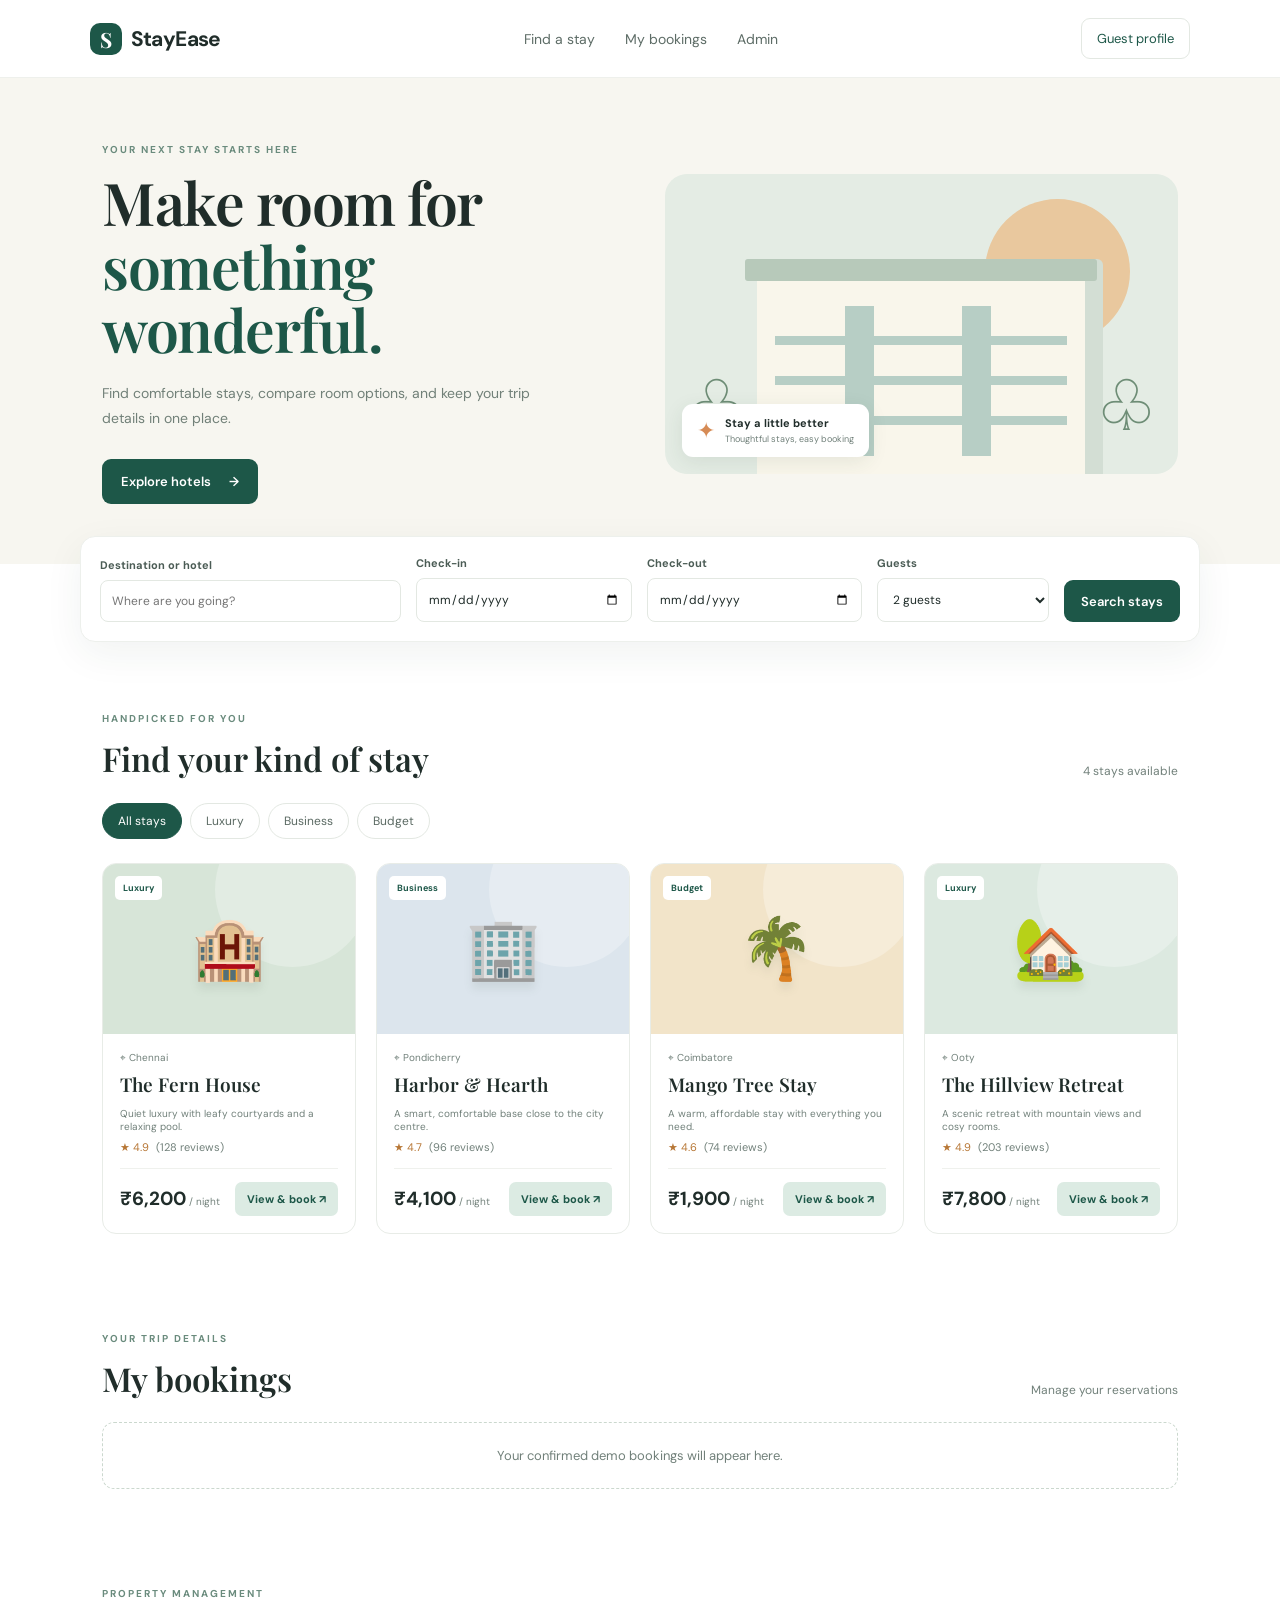
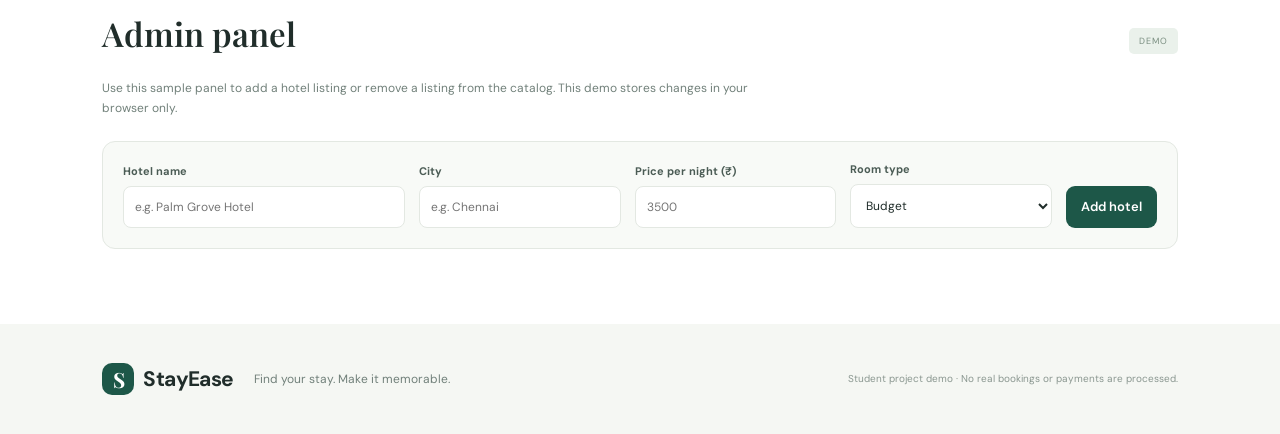
<file: Hotel_Room_Booking_Website/index.html>
<!DOCTYPE html>
<html lang="en">
<head>
  <meta charset="UTF-8">
  <meta name="viewport" content="width=device-width, initial-scale=1.0">
  <title>StayEase | Hotel Room Booking</title>
  <link rel="stylesheet" href="style.css">
</head>
<body>
<header class="topbar">
  <a class="brand" href="#"><span class="brand-mark">S</span> StayEase</a>
  <nav><a href="#hotels">Find a stay</a><a href="#bookings">My bookings</a><a href="#admin">Admin</a></nav>
  <button class="outline-btn" id="profileBtn">Guest profile</button>
</header>

<section class="hero">
  <div class="hero-content">
    <p class="eyebrow">YOUR NEXT STAY STARTS HERE</p>
    <h1>Make room for<br><span>something wonderful.</span></h1>
    <p class="hero-copy">Find comfortable stays, compare room options, and keep your trip details in one place.</p>
    <a class="primary-btn" href="#hotels">Explore hotels <span>→</span></a>
  </div>
  <div class="hero-art">
    <div class="sun"></div><div class="hotel-building"><div class="building-top"></div><div class="windows"></div></div>
    <div class="plant plant-one">♧</div><div class="plant plant-two">♧</div>
    <div class="art-label"><span>✦</span><div><b>Stay a little better</b><small>Thoughtful stays, easy booking</small></div></div>
  </div>
</section>

<main>
  <section class="search-panel" aria-label="Hotel search">
    <div class="field"><label for="destination">Destination or hotel</label><input id="destination" placeholder="Where are you going?"></div>
    <div class="field"><label for="checkin">Check-in</label><input id="checkin" type="date"></div>
    <div class="field"><label for="checkout">Check-out</label><input id="checkout" type="date"></div>
    <div class="field guests-field"><label for="guests">Guests</label><select id="guests"><option>1 guest</option><option selected>2 guests</option><option>3 guests</option><option>4 guests</option><option>5 guests</option><option>6 guests</option></select></div>
    <button class="primary-btn search-btn" id="searchBtn">Search stays</button>
  </section>

  <section class="section" id="hotels">
    <div class="section-heading"><div><p class="eyebrow">HANDPICKED FOR YOU</p><h2>Find your kind of stay</h2></div><span id="resultCount" class="result-count">4 stays available</span></div>
    <div class="filters">
      <button class="filter active" data-category="All">All stays</button>
      <button class="filter" data-category="Luxury">Luxury</button>
      <button class="filter" data-category="Business">Business</button>
      <button class="filter" data-category="Budget">Budget</button>
    </div>
    <div id="hotelGrid" class="hotel-grid"></div>
    <p id="emptyState" class="empty-state hidden">No stays match your search. Try another destination or category.</p>
  </section>

  <section class="section booking-section" id="bookings">
    <div class="section-heading"><div><p class="eyebrow">YOUR TRIP DETAILS</p><h2>My bookings</h2></div><span class="muted">Manage your reservations</span></div>
    <div id="bookingList" class="booking-list"><div class="empty-bookings">Your confirmed demo bookings will appear here.</div></div>
  </section>

  <section class="section admin-section" id="admin">
    <div class="section-heading"><div><p class="eyebrow">PROPERTY MANAGEMENT</p><h2>Admin panel</h2></div><span class="demo-tag">DEMO</span></div>
    <p class="admin-note">Use this sample panel to add a hotel listing or remove a listing from the catalog. This demo stores changes in your browser only.</p>
    <form id="hotelForm" class="admin-form">
      <div class="field"><label for="hotelName">Hotel name</label><input id="hotelName" required placeholder="e.g. Palm Grove Hotel"></div>
      <div class="field"><label for="hotelCity">City</label><input id="hotelCity" required placeholder="e.g. Chennai"></div>
      <div class="field"><label for="hotelPrice">Price per night (₹)</label><input id="hotelPrice" type="number" min="500" required placeholder="3500"></div>
      <div class="field"><label for="hotelCategory">Room type</label><select id="hotelCategory"><option>Budget</option><option>Business</option><option>Luxury</option></select></div>
      <button class="primary-btn" type="submit">Add hotel</button>
    </form>
  </section>
</main>

<footer><a class="brand" href="#"><span class="brand-mark">S</span> StayEase</a><p>Find your stay. Make it memorable.</p><small>Student project demo · No real bookings or payments are processed.</small></footer>

<dialog id="bookingDialog">
  <form id="bookingForm" method="dialog" class="dialog-content">
    <button class="close-btn" type="button" id="closeDialog" aria-label="Close">×</button>
    <p class="eyebrow">RESERVE YOUR ROOM</p>
    <h2 id="dialogHotelName">Hotel name</h2>
    <p id="dialogHotelMeta" class="muted"></p>
    <input type="hidden" id="selectedHotelId">
    <div class="field"><label for="guestName">Full name</label><input id="guestName" required placeholder="Enter your name"></div>
    <div class="field"><label for="guestEmail">Email address</label><input id="guestEmail" type="email" required placeholder="you@example.com"></div>
    <div class="form-row">
      <div class="field"><label for="bookCheckin">Check-in</label><input id="bookCheckin" type="date" required></div>
      <div class="field"><label for="bookCheckout">Check-out</label><input id="bookCheckout" type="date" required></div>
    </div>
    <div class="field"><label for="bookGuests">Guests</label><select id="bookGuests"><option>1</option><option selected>2</option><option>3</option><option>4</option><option>5</option><option>6</option></select></div>
    <div class="price-summary"><span>Estimated total</span><strong id="estimatedTotal">₹0</strong></div>
    <p class="small-note">Demo only: this form does not take payment or contact a real hotel.</p>
    <button class="primary-btn full-btn" type="submit">Confirm demo booking</button>
  </form>
</dialog>

<div class="toast" id="toast" role="status"></div>
<script src="script.js"></script>
</body>
</html>
</file>
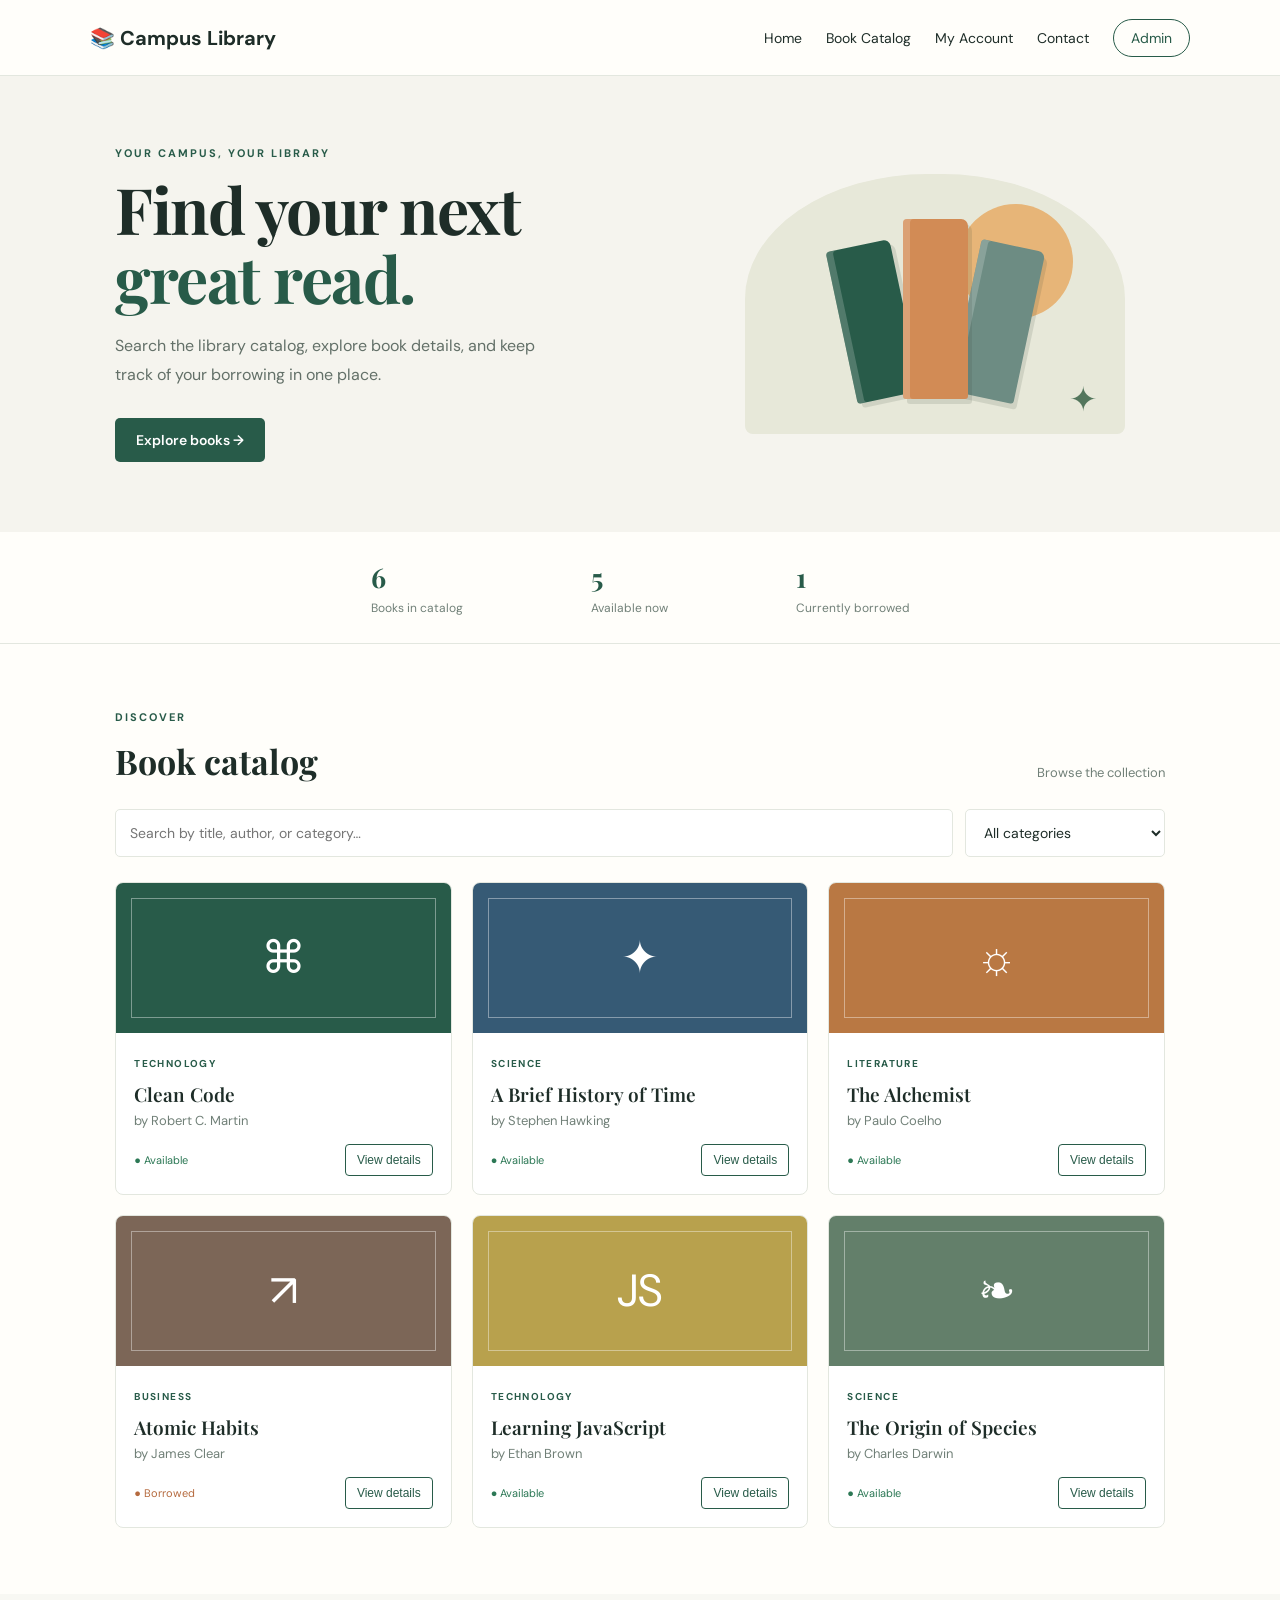
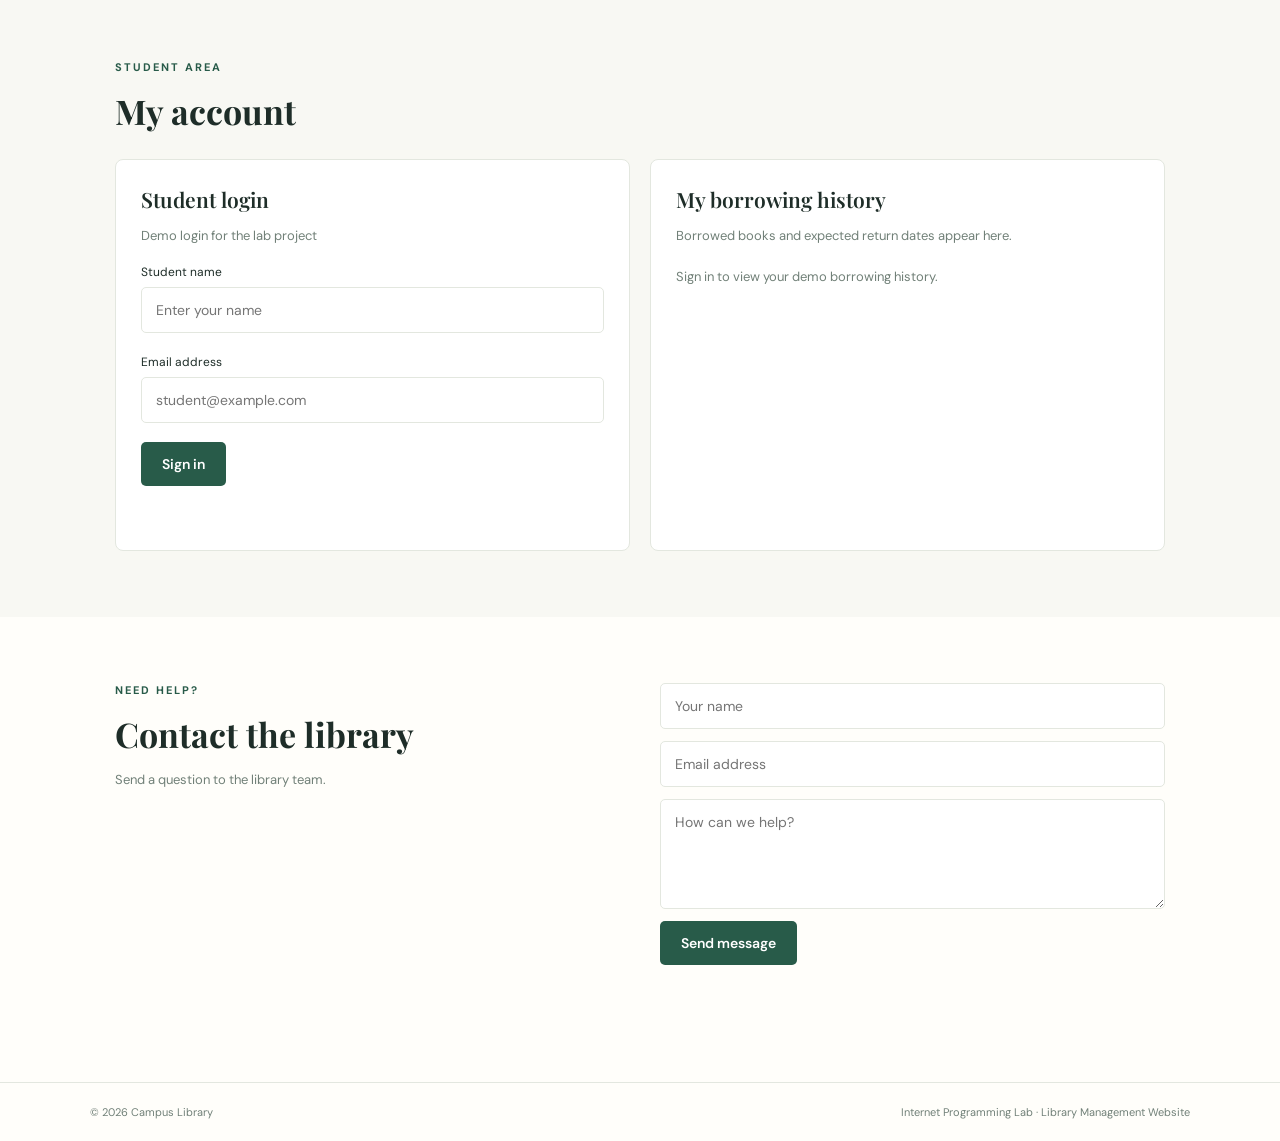
<file: Library_Management_Website/index.html>
<!DOCTYPE html>
<html lang="en">
<head>
  <meta charset="UTF-8">
  <meta name="viewport" content="width=device-width, initial-scale=1.0">
  <title>Campus Library</title>
  <link rel="stylesheet" href="style.css">
</head>
<body>
  <header class="topbar">
    <div class="brand">📚 Campus Library</div>
    <nav><a href="#home">Home</a><a href="#catalog">Book Catalog</a><a href="#account">My Account</a><a href="#contact">Contact</a><button id="adminBtn" class="nav-button">Admin</button></nav>
  </header>

  <main>
    <section id="home" class="hero">
      <div class="hero-copy">
        <p class="eyebrow">YOUR CAMPUS, YOUR LIBRARY</p>
        <h1>Find your next<br><span>great read.</span></h1>
        <p>Search the library catalog, explore book details, and keep track of your borrowing in one place.</p>
        <a class="primary-link" href="#catalog">Explore books →</a>
      </div>
      <div class="hero-art" aria-label="Books illustration"><div class="sun"></div><div class="book book-one"></div><div class="book book-two"></div><div class="book book-three"></div><div class="plant">✦</div></div>
    </section>

    <section class="stats">
      <div><strong id="bookCount">6</strong><span>Books in catalog</span></div>
      <div><strong id="availableCount">5</strong><span>Available now</span></div>
      <div><strong id="borrowCount">1</strong><span>Currently borrowed</span></div>
    </section>

    <section id="catalog" class="section">
      <div class="section-heading"><div><p class="eyebrow">DISCOVER</p><h2>Book catalog</h2></div><span class="muted">Browse the collection</span></div>
      <div class="search-row"><input id="searchInput" type="search" placeholder="Search by title, author, or category…" aria-label="Search books"><select id="categoryFilter" aria-label="Filter by category"><option value="all">All categories</option><option>Technology</option><option>Science</option><option>Literature</option><option>Business</option></select></div>
      <div id="bookGrid" class="book-grid"></div>
      <p id="emptyMessage" class="empty hidden">No books match your search.</p>
    </section>

    <section id="account" class="section account-section">
      <div class="section-heading"><div><p class="eyebrow">STUDENT AREA</p><h2>My account</h2></div></div>
      <div class="account-grid">
        <form id="loginForm" class="panel">
          <h3>Student login</h3><p class="muted">Demo login for the lab project</p>
          <label for="studentName">Student name</label><input id="studentName" required placeholder="Enter your name">
          <label for="studentEmail">Email address</label><input id="studentEmail" type="email" required placeholder="student@example.com">
          <button class="primary-button" type="submit">Sign in</button>
          <p id="loginMessage" class="message" role="status"></p>
        </form>
        <div class="panel">
          <h3>My borrowing history</h3><p class="muted">Borrowed books and expected return dates appear here.</p>
          <div id="historyList" class="history-list"><p class="muted">Sign in to view your demo borrowing history.</p></div>
        </div>
      </div>
    </section>

    <section id="contact" class="section contact-section">
      <div><p class="eyebrow">NEED HELP?</p><h2>Contact the library</h2><p class="muted">Send a question to the library team.</p></div>
      <form id="contactForm" class="contact-form"><input id="contactName" required placeholder="Your name" aria-label="Your name"><input id="contactEmail" required type="email" placeholder="Email address" aria-label="Email address"><textarea id="contactMessage" required placeholder="How can we help?" aria-label="Message"></textarea><button class="primary-button" type="submit">Send message</button><p id="contactStatus" class="message" role="status"></p></form>
    </section>
  </main>

  <footer><span>© 2026 Campus Library</span><span>Internet Programming Lab · Library Management Website</span></footer>

  <dialog id="bookDialog"><button class="close-dialog" id="closeDialog" aria-label="Close">×</button><div id="bookDetails"></div></dialog>
  <dialog id="adminDialog"><button class="close-dialog" id="closeAdmin" aria-label="Close">×</button><h2>Admin dashboard</h2><p class="muted">Demo inventory management. Changes are stored in this browser only.</p><form id="addBookForm" class="admin-form"><input id="newTitle" required placeholder="Book title"><input id="newAuthor" required placeholder="Author"><select id="newCategory"><option>Technology</option><option>Science</option><option>Literature</option><option>Business</option></select><button class="primary-button">Add book</button></form><div id="adminBookList"></div></dialog>
  <script src="script.js"></script>
</body>
</html>
</file>
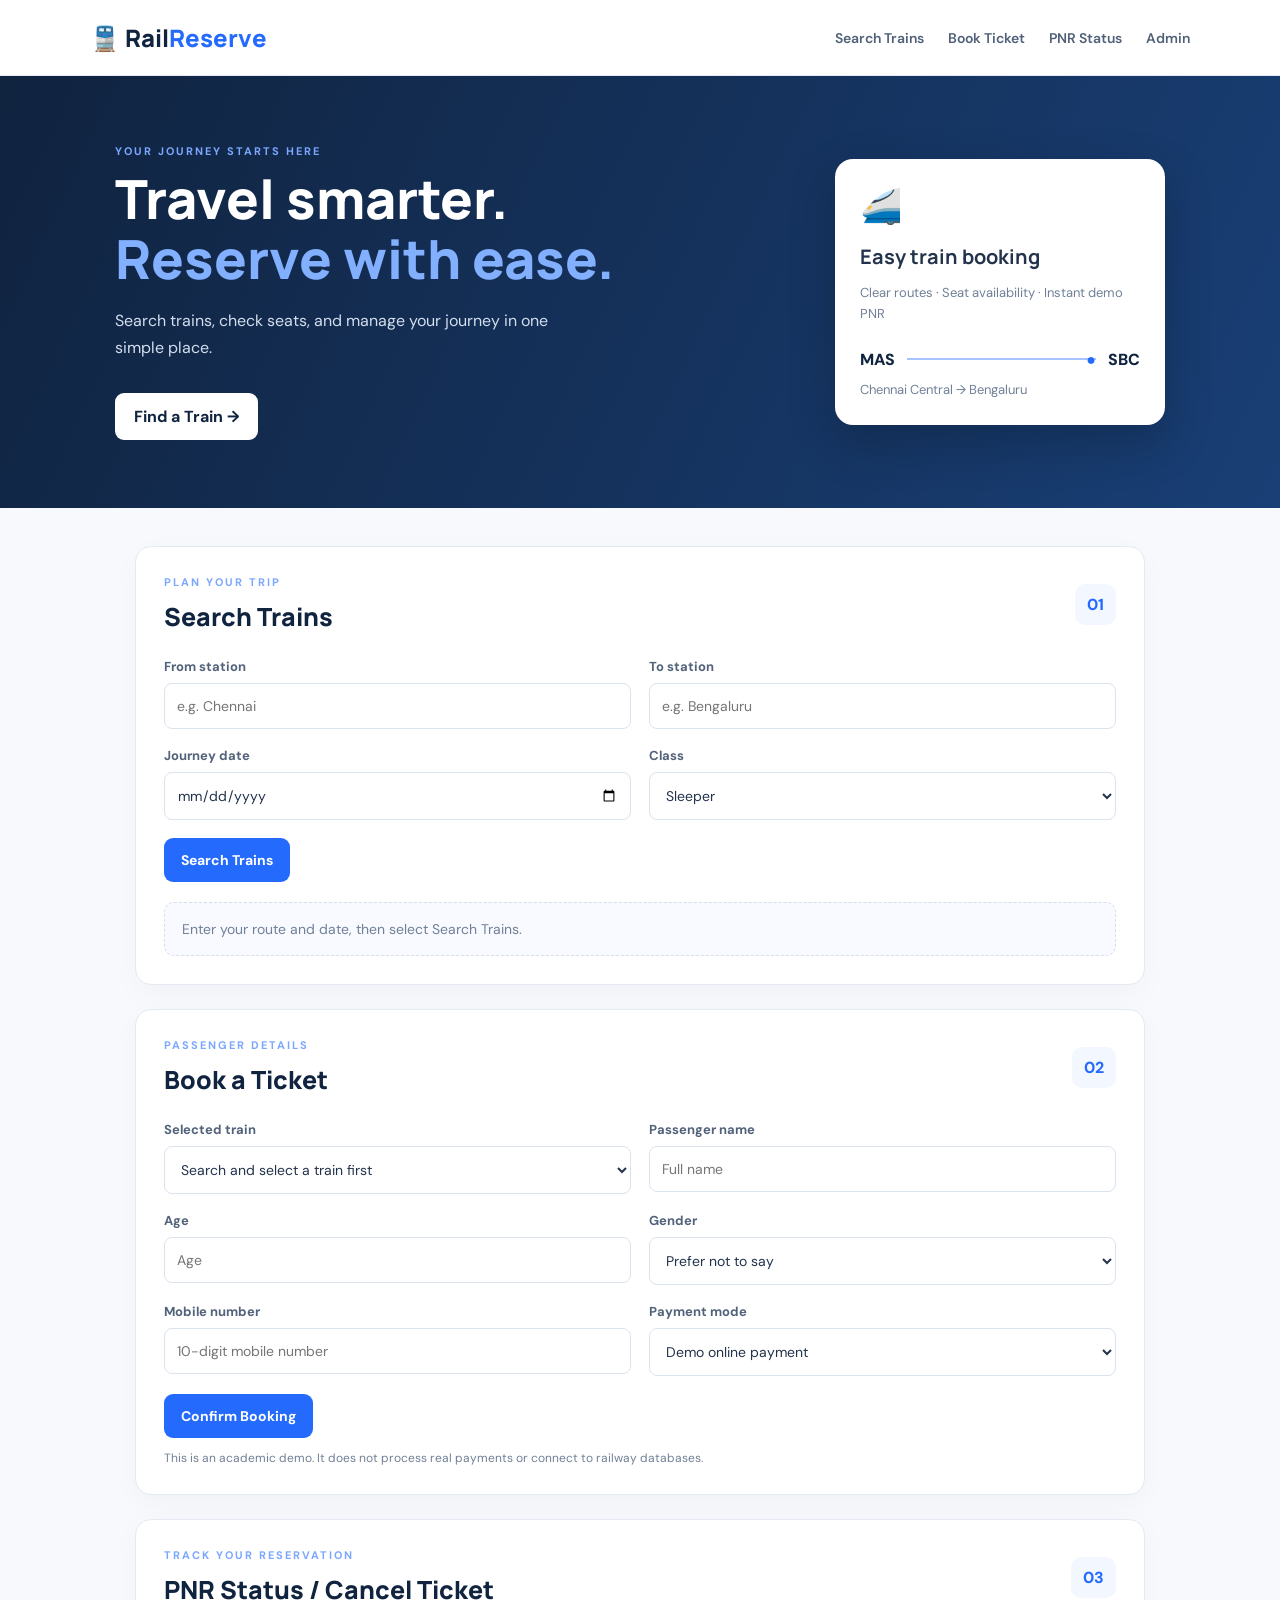
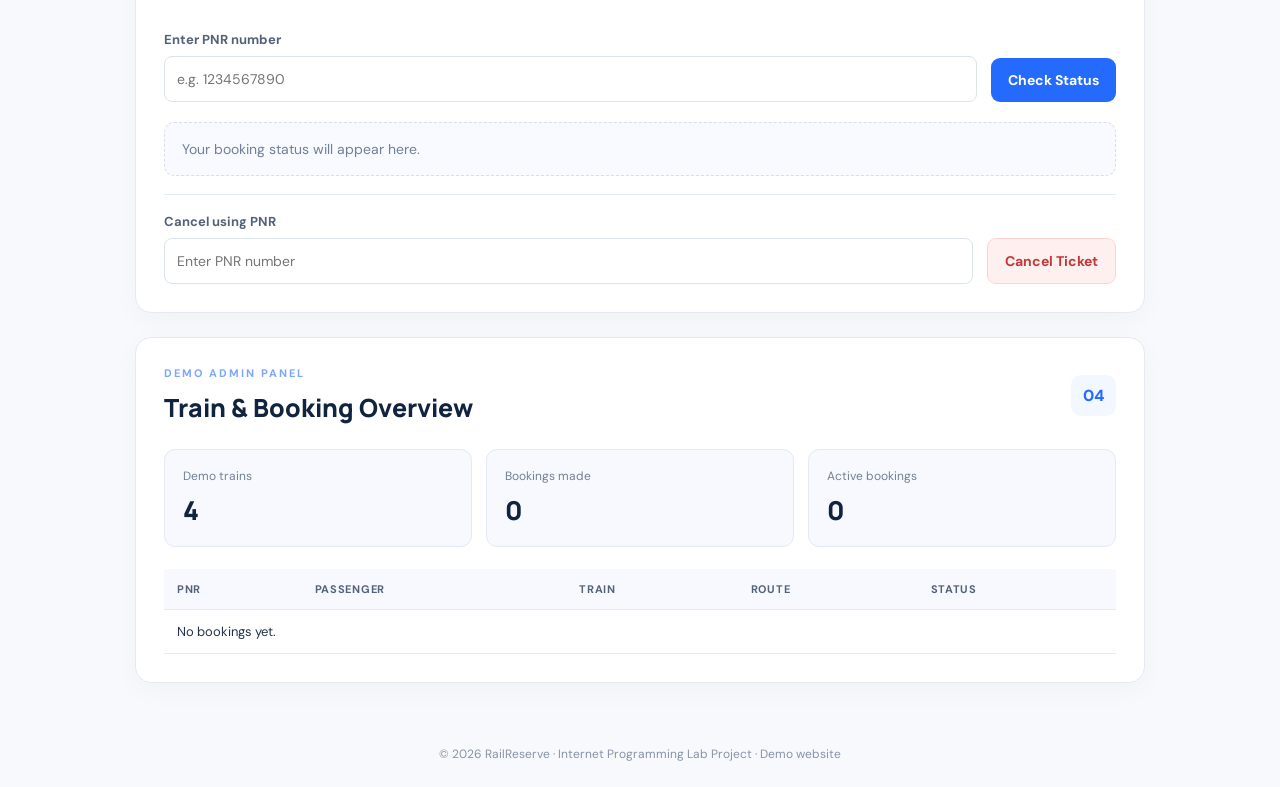
<file: Train_Reservation_System/index.html>
<!DOCTYPE html>
<html lang="en">
<head>
  <meta charset="UTF-8">
  <meta name="viewport" content="width=device-width, initial-scale=1.0">
  <title>RailReserve | Train Reservation</title>
  <link rel="stylesheet" href="style.css">
</head>
<body>
  <header class="topbar">
    <div class="brand">🚆 Rail<span>Reserve</span></div>
    <nav>
      <a href="#search">Search Trains</a>
      <a href="#booking">Book Ticket</a>
      <a href="#pnr">PNR Status</a>
      <a href="#admin">Admin</a>
    </nav>
  </header>

  <section class="hero">
    <div class="hero-copy">
      <p class="eyebrow">YOUR JOURNEY STARTS HERE</p>
      <h1>Travel smarter.<br><span>Reserve with ease.</span></h1>
      <p>Search trains, check seats, and manage your journey in one simple place.</p>
      <a class="primary-link" href="#search">Find a Train →</a>
    </div>
    <div class="hero-card">
      <div class="train-icon">🚄</div>
      <h3>Easy train booking</h3>
      <p>Clear routes · Seat availability · Instant demo PNR</p>
      <div class="route-line"><span>MAS</span><i></i><span> SBC</span></div>
      <small>Chennai Central → Bengaluru</small>
    </div>
  </section>

  <main>
    <section class="panel" id="search">
      <div class="section-heading"><div><p class="eyebrow">PLAN YOUR TRIP</p><h2>Search Trains</h2></div><span class="step">01</span></div>
      <form id="searchForm" class="form-grid">
        <label>From station<input id="from" required placeholder="e.g. Chennai"></label>
        <label>To station<input id="to" required placeholder="e.g. Bengaluru"></label>
        <label>Journey date<input id="journeyDate" type="date" required></label>
        <label>Class<select id="travelClass"><option>Sleeper</option><option>AC 3 Tier</option><option>AC 2 Tier</option><option>AC First Class</option></select></label>
        <button class="primary-btn" type="submit">Search Trains</button>
      </form>
      <div id="trainResults" class="results empty-state">Enter your route and date, then select Search Trains.</div>
    </section>

    <section class="panel" id="booking">
      <div class="section-heading"><div><p class="eyebrow">PASSENGER DETAILS</p><h2>Book a Ticket</h2></div><span class="step">02</span></div>
      <form id="bookingForm" class="form-grid">
        <label>Selected train<select id="selectedTrain" required><option value="">Search and select a train first</option></select></label>
        <label>Passenger name<input id="passengerName" required placeholder="Full name"></label>
        <label>Age<input id="passengerAge" type="number" min="1" max="120" required placeholder="Age"></label>
        <label>Gender<select id="gender"><option>Prefer not to say</option><option>Female</option><option>Male</option><option>Other</option></select></label>
        <label>Mobile number<input id="mobile" type="tel" pattern="[0-9]{10}" required placeholder="10-digit mobile number"></label>
        <label>Payment mode<select id="paymentMode"><option>Demo online payment</option><option>Pay at counter</option></select></label>
        <button class="primary-btn" type="submit">Confirm Booking</button>
      </form>
      <div id="bookingMessage" class="message" hidden></div>
      <p class="note">This is an academic demo. It does not process real payments or connect to railway databases.</p>
    </section>

    <section class="panel" id="pnr">
      <div class="section-heading"><div><p class="eyebrow">TRACK YOUR RESERVATION</p><h2>PNR Status / Cancel Ticket</h2></div><span class="step">03</span></div>
      <form id="pnrForm" class="inline-form">
        <label>Enter PNR number<input id="pnrInput" required placeholder="e.g. 1234567890"></label>
        <button class="primary-btn" type="submit">Check Status</button>
      </form>
      <div id="pnrResult" class="results empty-state">Your booking status will appear here.</div>
      <form id="cancelForm" class="inline-form cancel-form">
        <label>Cancel using PNR<input id="cancelPnr" required placeholder="Enter PNR number"></label>
        <button class="danger-btn" type="submit">Cancel Ticket</button>
      </form>
      <div id="cancelMessage" class="message" hidden></div>
    </section>

    <section class="panel" id="admin">
      <div class="section-heading"><div><p class="eyebrow">DEMO ADMIN PANEL</p><h2>Train & Booking Overview</h2></div><span class="step">04</span></div>
      <div class="stats">
        <div class="stat"><span>Demo trains</span><strong id="trainCount">4</strong></div>
        <div class="stat"><span>Bookings made</span><strong id="bookingCount">0</strong></div>
        <div class="stat"><span>Active bookings</span><strong id="activeCount">0</strong></div>
      </div>
      <div class="table-wrap"><table><thead><tr><th>PNR</th><th>Passenger</th><th>Train</th><th>Route</th><th>Status</th></tr></thead><tbody id="adminRows"><tr><td colspan="5">No bookings yet.</td></tr></tbody></table></div>
    </section>
  </main>

  <footer>© 2026 RailReserve · Internet Programming Lab Project · Demo website</footer>
  <script src="script.js"></script>
</body>
</html>
</file>
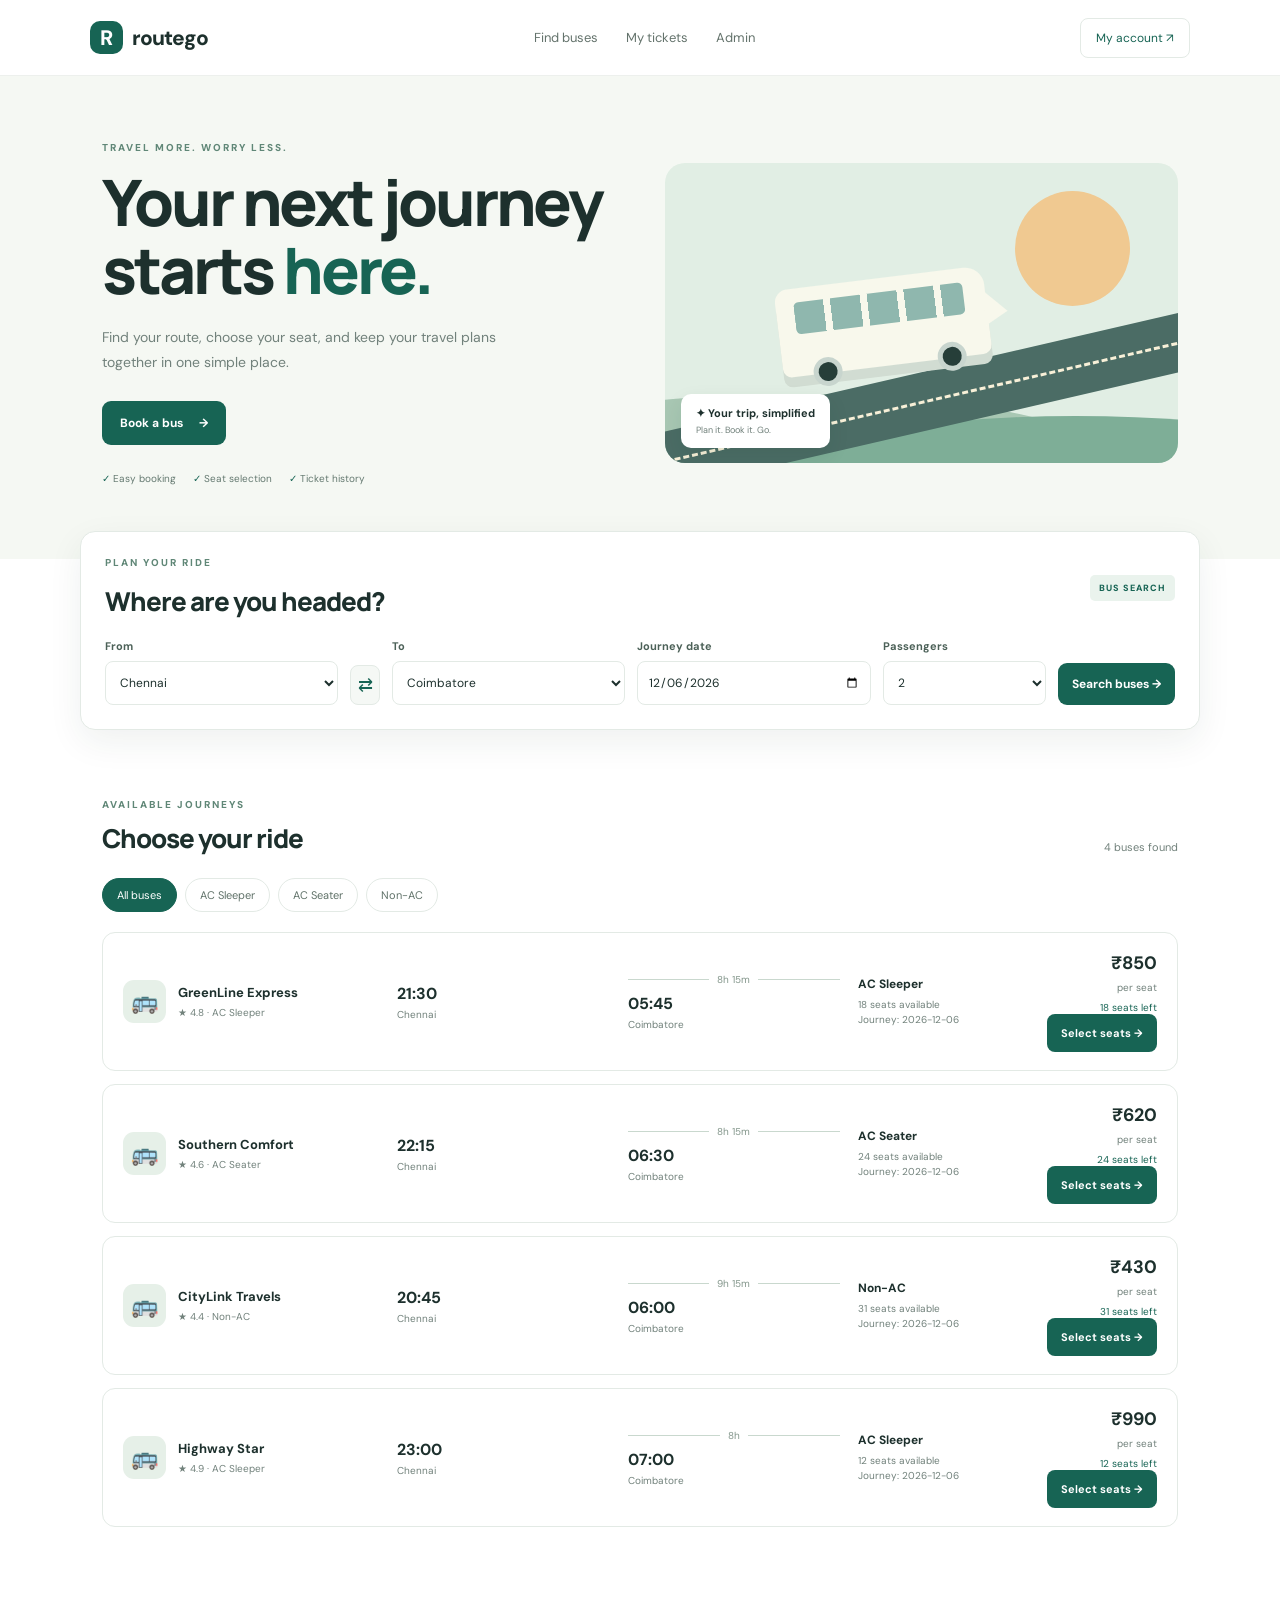
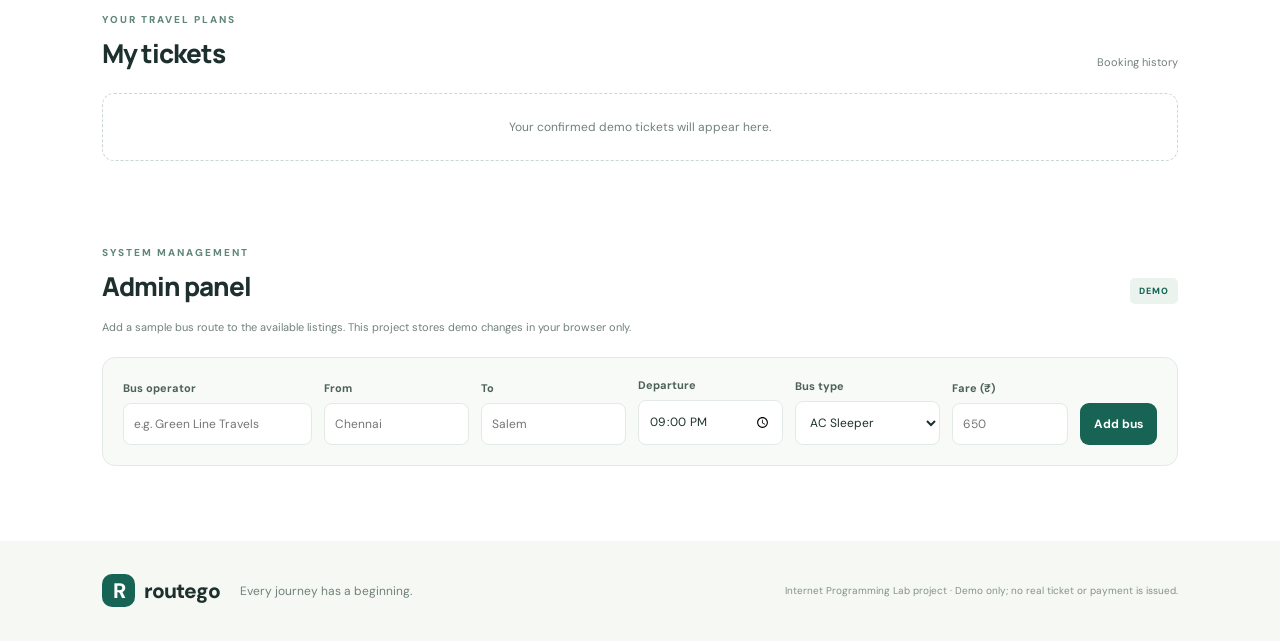
<file: Bus_Ticket_Booking_Website/Bus_Ticket_Booking_Website/index.html>
<!DOCTYPE html>
<html lang="en">
<head>
<meta charset="UTF-8">
<meta name="viewport" content="width=device-width, initial-scale=1.0">
<title>RouteGo | Bus Ticket Booking</title>
<link rel="stylesheet" href="style.css">
</head>
<body>
<header class="nav">
  <a class="logo" href="#"><span class="logo-icon">R</span> routego</a>
  <nav><a href="#search">Find buses</a><a href="#myTickets">My tickets</a><a href="#admin">Admin</a></nav>
  <button class="nav-button" id="accountBtn">My account ↗</button>
</header>
<section class="hero">
  <div class="hero-copy">
    <span class="eyebrow">TRAVEL MORE. WORRY LESS.</span>
    <h1>Your next journey<br>starts <em>here.</em></h1>
    <p>Find your route, choose your seat, and keep your travel plans together in one simple place.</p>
    <a href="#search" class="main-btn">Book a bus <span>→</span></a>
    <div class="trust"><span>✓ Easy booking</span><span>✓ Seat selection</span><span>✓ Ticket history</span></div>
  </div>
  <div class="hero-visual">
    <div class="sun"></div><div class="road"></div><div class="bus"><div class="bus-window"></div><div class="bus-wheel w1"></div><div class="bus-wheel w2"></div></div>
    <div class="hill h1"></div><div class="hill h2"></div>
    <div class="visual-note"><b>✦ Your trip, simplified</b><small>Plan it. Book it. Go.</small></div>
  </div>
</section>
<main>
<section class="search-wrap" id="search">
  <div class="search-head"><div><span class="eyebrow">PLAN YOUR RIDE</span><h2>Where are you headed?</h2></div><span class="mini-label">BUS SEARCH</span></div>
  <form id="searchForm" class="search-form">
    <div class="field"><label for="from">From</label><select id="from"><option>Chennai</option><option>Coimbatore</option><option>Madurai</option><option>Bengaluru</option><option>Trichy</option><option>Salem</option></select></div>
    <button type="button" class="swap" id="swapBtn" title="Swap route">⇄</button>
    <div class="field"><label for="to">To</label><select id="to"><option>Coimbatore</option><option>Chennai</option><option>Madurai</option><option>Bengaluru</option><option>Trichy</option><option>Salem</option></select></div>
    <div class="field"><label for="travelDate">Journey date</label><input type="date" id="travelDate" required></div>
    <div class="field"><label for="passengers">Passengers</label><select id="passengers"><option>1</option><option selected>2</option><option>3</option><option>4</option><option>5</option><option>6</option></select></div>
    <button class="main-btn search-btn" type="submit">Search buses →</button>
  </form>
</section>

<section class="section" id="results">
  <div class="section-title"><div><span class="eyebrow">AVAILABLE JOURNEYS</span><h2>Choose your ride</h2></div><span id="resultCount" class="muted">4 buses found</span></div>
  <div class="filters"><button class="filter active" data-type="All">All buses</button><button class="filter" data-type="AC Sleeper">AC Sleeper</button><button class="filter" data-type="AC Seater">AC Seater</button><button class="filter" data-type="Non-AC">Non-AC</button></div>
  <div id="busList" class="bus-list"></div>
  <p id="noResults" class="empty hidden">No buses found for this route. Try another destination.</p>
</section>

<section class="section tickets-section" id="myTickets">
  <div class="section-title"><div><span class="eyebrow">YOUR TRAVEL PLANS</span><h2>My tickets</h2></div><span class="muted">Booking history</span></div>
  <div id="ticketList" class="ticket-list"><div class="empty">Your confirmed demo tickets will appear here.</div></div>
</section>

<section class="section admin-section" id="admin">
  <div class="section-title"><div><span class="eyebrow">SYSTEM MANAGEMENT</span><h2>Admin panel</h2></div><span class="mini-label">DEMO</span></div>
  <p class="muted admin-desc">Add a sample bus route to the available listings. This project stores demo changes in your browser only.</p>
  <form id="busForm" class="admin-form">
    <div class="field"><label for="busName">Bus operator</label><input id="busName" placeholder="e.g. Green Line Travels" required></div>
    <div class="field"><label for="busFrom">From</label><input id="busFrom" placeholder="Chennai" required></div>
    <div class="field"><label for="busTo">To</label><input id="busTo" placeholder="Salem" required></div>
    <div class="field"><label for="busTime">Departure</label><input id="busTime" type="time" value="21:00" required></div>
    <div class="field"><label for="busType">Bus type</label><select id="busType"><option>AC Sleeper</option><option>AC Seater</option><option>Non-AC</option></select></div>
    <div class="field"><label for="busPrice">Fare (₹)</label><input id="busPrice" type="number" min="100" placeholder="650" required></div>
    <button class="main-btn" type="submit">Add bus</button>
  </form>
</section>
</main>
<footer><a class="logo" href="#"><span class="logo-icon">R</span> routego</a><p>Every journey has a beginning.</p><small>Internet Programming Lab project · Demo only; no real ticket or payment is issued.</small></footer>

<dialog id="bookingDialog">
 <form id="bookingForm" class="dialog-content">
  <button type="button" class="close" id="closeDialog">×</button>
  <span class="eyebrow">RESERVE YOUR SEAT</span><h2 id="bookingTitle">Book your bus</h2><p id="bookingMeta" class="muted"></p>
  <input id="busId" type="hidden">
  <div class="field"><label for="passengerName">Passenger name</label><input id="passengerName" required placeholder="Full name"></div>
  <div class="field"><label for="passengerEmail">Email</label><input id="passengerEmail" type="email" required placeholder="you@example.com"></div>
  <div class="field"><label for="seatSelect">Choose seat</label><select id="seatSelect"></select></div>
  <div class="price-row"><span>Total fare</span><strong id="totalFare">₹0</strong></div>
  <p class="tiny">Demo booking only. No payment is collected and no real ticket is generated.</p>
  <button type="submit" class="main-btn wide">Confirm demo ticket</button>
 </form>
</dialog>
<div id="toast" class="toast" role="status"></div>
<script src="script.js"></script>
</body>
</html>
</file>
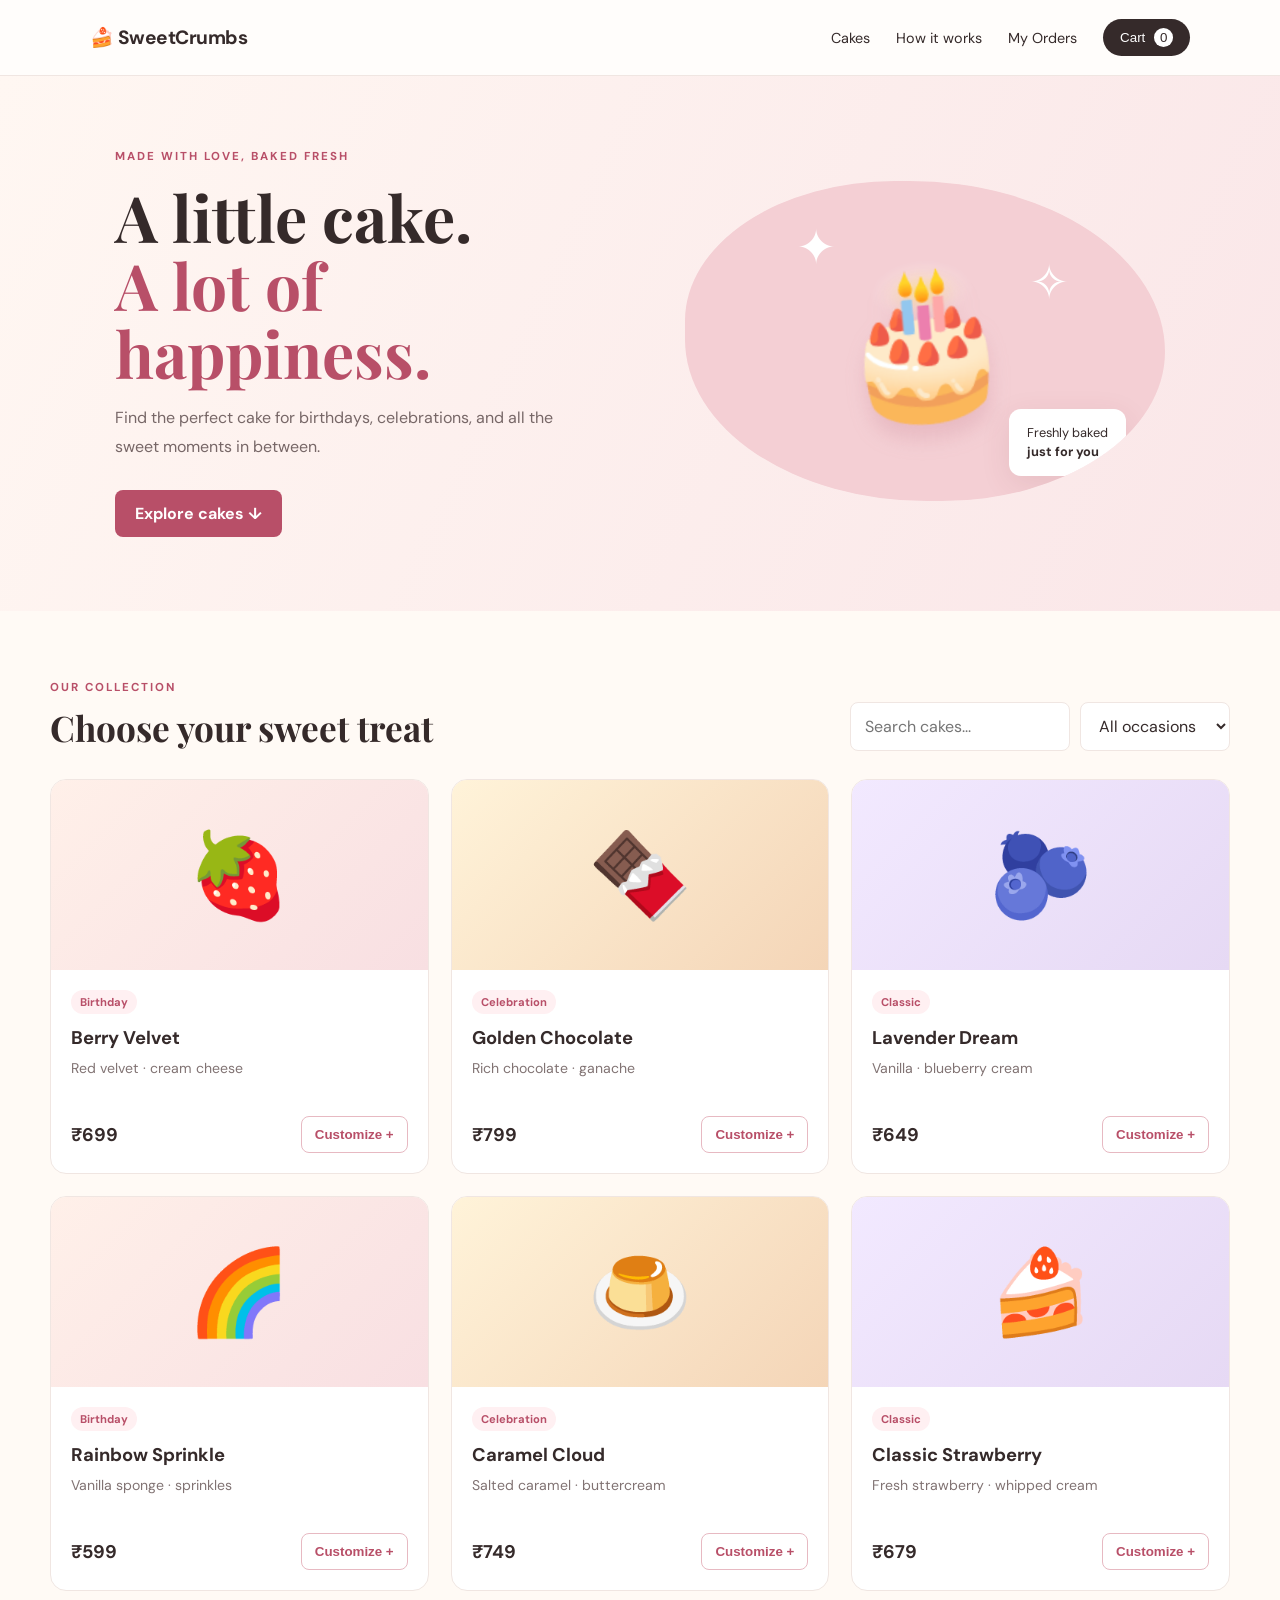
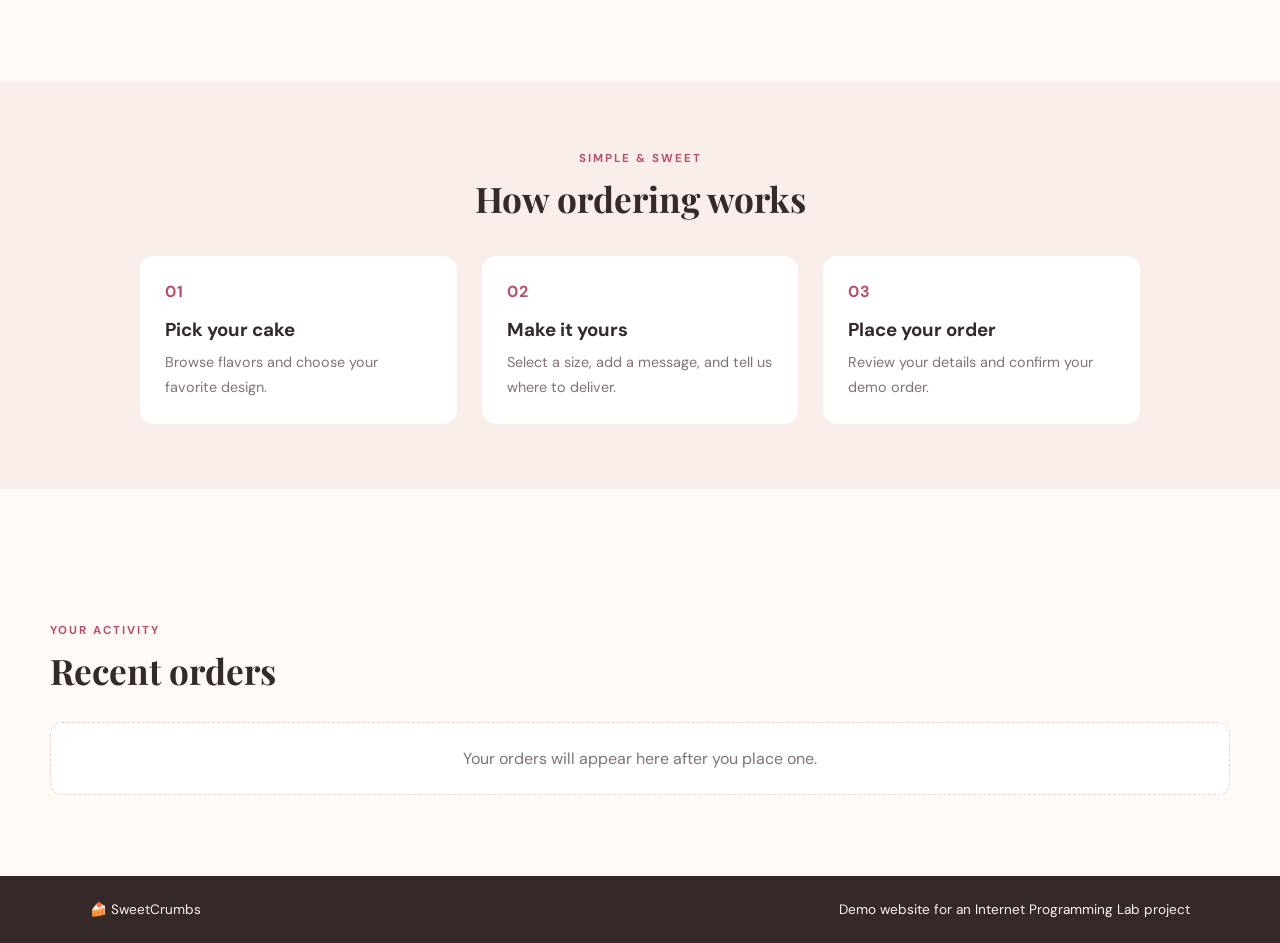
<file: Cake_Ordering_System/Cake_Ordering_System_Q6/index.html>
<!DOCTYPE html>
<html lang="en">
<head>
  <meta charset="UTF-8">
  <meta name="viewport" content="width=device-width, initial-scale=1.0">
  <title>SweetCrumbs | Online Cake Ordering</title>
  <link rel="stylesheet" href="style.css">
</head>
<body>
<header class="topbar">
  <a class="brand" href="#">🍰 SweetCrumbs</a>
  <nav>
    <a href="#cakes">Cakes</a><a href="#how">How it works</a><a href="#orders">My Orders</a>
    <button class="cart-button" id="cartBtn">Cart <span id="cartCount">0</span></button>
  </nav>
</header>
<section class="hero">
  <div class="hero-copy">
    <span class="eyebrow">MADE WITH LOVE, BAKED FRESH</span>
    <h1>A little cake.<br><span>A lot of happiness.</span></h1>
    <p>Find the perfect cake for birthdays, celebrations, and all the sweet moments in between.</p>
    <a class="primary-link" href="#cakes">Explore cakes ↓</a>
  </div>
  <div class="hero-art" aria-label="Decorative cake illustration">
    <div class="cake-emoji">🎂</div><div class="sparkle s1">✦</div><div class="sparkle s2">✧</div>
    <div class="hero-note">Freshly baked<br><strong>just for you</strong></div>
  </div>
</section>
<main>
  <section class="section-head" id="cakes">
    <div><span class="eyebrow">OUR COLLECTION</span><h2>Choose your sweet treat</h2></div>
    <div class="filters">
      <input id="searchInput" type="search" placeholder="Search cakes..." aria-label="Search cakes">
      <select id="categoryFilter" aria-label="Filter by category">
        <option value="All">All occasions</option><option value="Birthday">Birthday</option>
        <option value="Celebration">Celebration</option><option value="Classic">Classic</option>
      </select>
    </div>
  </section>
  <div class="cake-grid" id="cakeGrid"></div>

  <section class="how-section" id="how">
    <span class="eyebrow">SIMPLE & SWEET</span><h2>How ordering works</h2>
    <div class="steps">
      <article><span>01</span><h3>Pick your cake</h3><p>Browse flavors and choose your favorite design.</p></article>
      <article><span>02</span><h3>Make it yours</h3><p>Select a size, add a message, and tell us where to deliver.</p></article>
      <article><span>03</span><h3>Place your order</h3><p>Review your details and confirm your demo order.</p></article>
    </div>
  </section>

  <section class="orders-section" id="orders">
    <div class="section-head"><div><span class="eyebrow">YOUR ACTIVITY</span><h2>Recent orders</h2></div></div>
    <div id="ordersList" class="orders-list"><p class="empty">Your orders will appear here after you place one.</p></div>
  </section>
</main>
<footer><span>🍰 SweetCrumbs</span><span>Demo website for an Internet Programming Lab project</span></footer>

<div class="modal-backdrop" id="orderModal" hidden>
  <div class="modal">
    <button class="close" id="closeModal" aria-label="Close">×</button>
    <span class="eyebrow">JUST A FEW DETAILS</span><h2>Customize your cake</h2>
    <form id="orderForm">
      <input type="hidden" id="selectedCakeId">
      <label>Cake <input id="selectedCakeName" readonly></label>
      <div class="form-row">
        <label>Size
          <select id="cakeSize"><option value="Small">Small (0.5 kg)</option><option value="Medium" selected>Medium (1 kg)</option><option value="Large">Large (2 kg)</option></select>
        </label>
        <label>Quantity <input id="quantity" type="number" min="1" max="10" value="1" required></label>
      </div>
      <label>Message on cake <input id="cakeMessage" maxlength="40" placeholder="e.g. Happy Birthday!"></label>
      <label>Customer name <input id="customerName" required placeholder="Your full name"></label>
      <label>Phone number <input id="phone" type="tel" required pattern="[0-9 +()-]{8,16}" placeholder="Your contact number"></label>
      <label>Delivery address <textarea id="address" rows="2" required placeholder="House / street / city"></textarea></label>
      <label>Delivery date <input id="deliveryDate" type="date" required></label>
      <label>Payment method
        <select id="paymentMethod"><option>Cash on Delivery</option><option>Demo Online Payment</option></select>
      </label>
      <div class="total-line"><span>Estimated total</span><strong id="estimatedTotal">₹0</strong></div>
      <p class="fine-print">This is a front-end demo. No real payment or delivery request is made.</p>
      <button class="primary-button" type="submit">Confirm demo order</button>
    </form>
  </div>
</div>
<div class="toast" id="toast" role="status"></div>
<script src="script.js"></script>
</body>
</html>
</file>
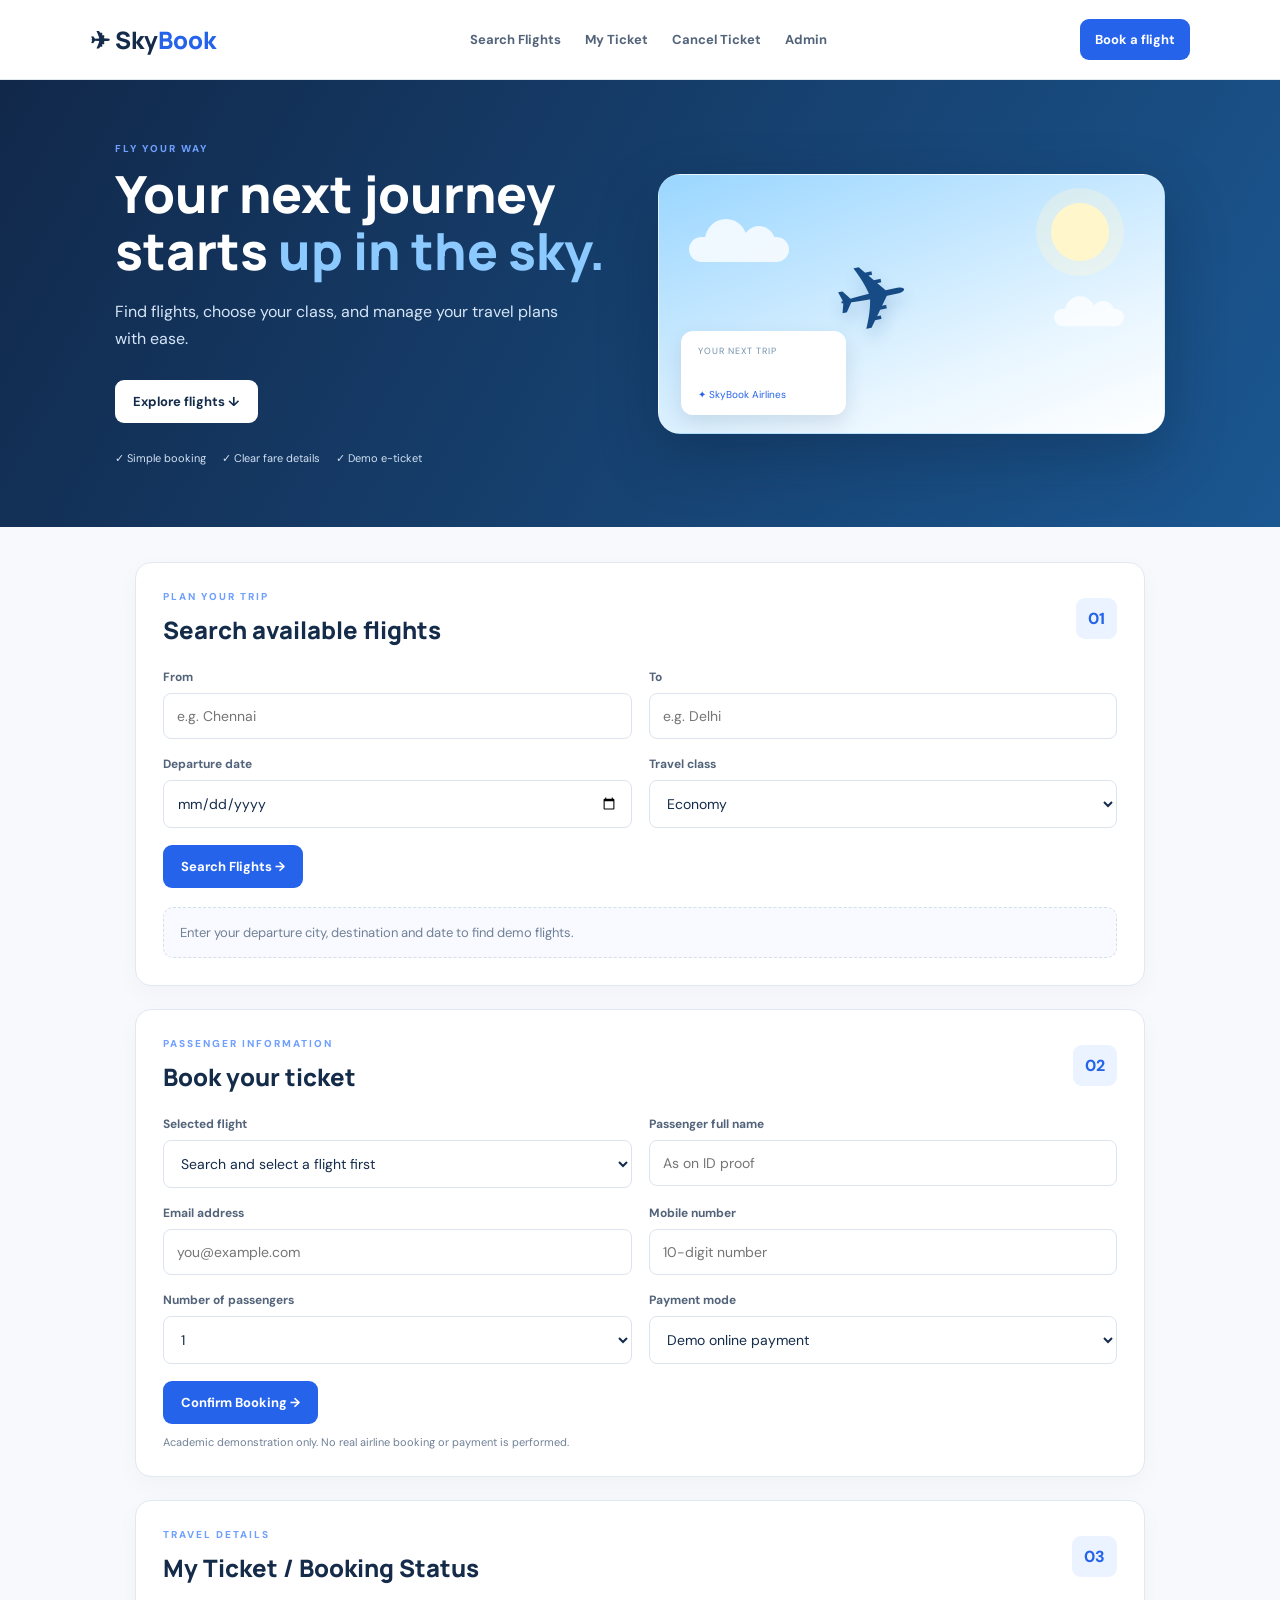
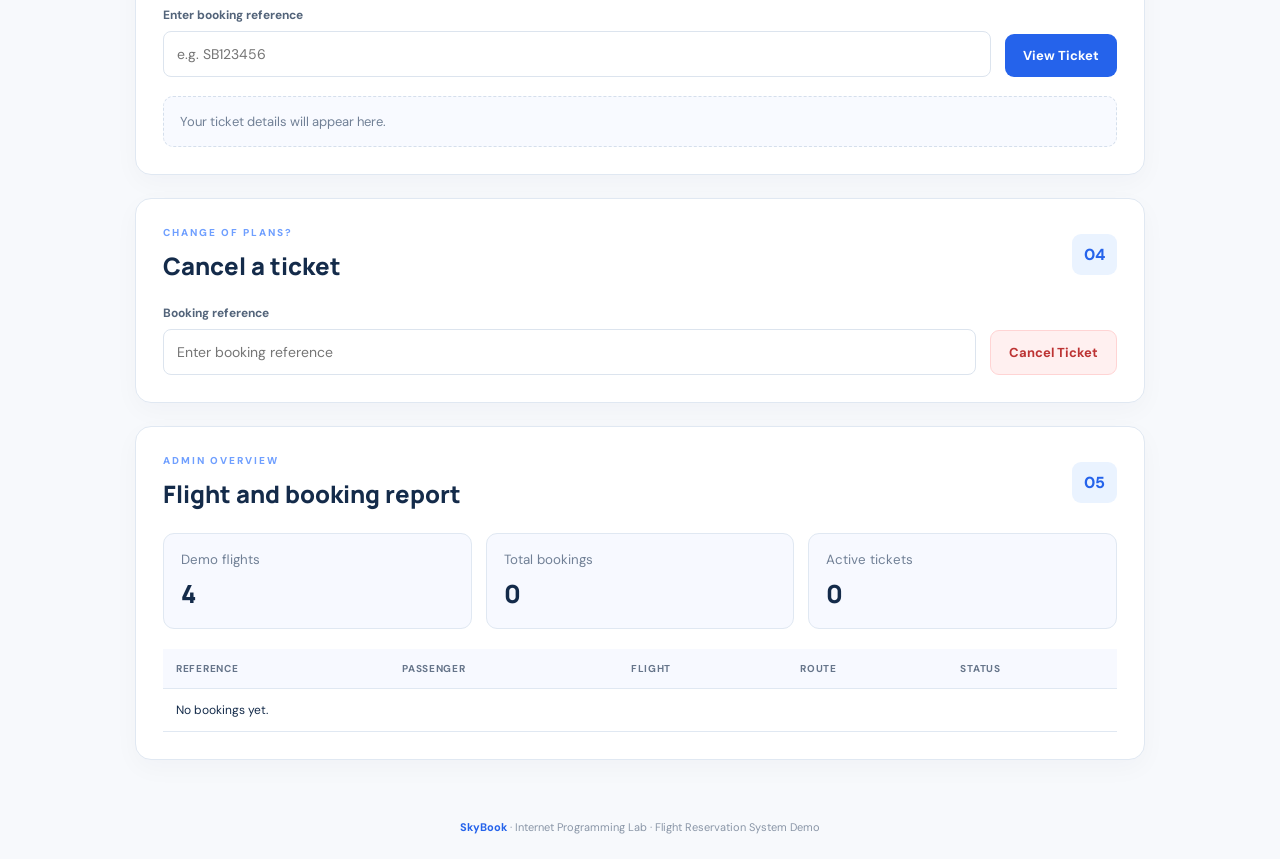
<file: Flight_Reservation_System/Flight_Reservation_System/index.html>
<!DOCTYPE html>
<html lang="en">
<head>
<meta charset="UTF-8">
<meta name="viewport" content="width=device-width, initial-scale=1.0">
<title>SkyBook | Flight Reservation</title>
<link rel="stylesheet" href="style.css">
</head>
<body>
<header class="nav">
  <a class="logo" href="#">✈ Sky<span>Book</span></a>
  <nav><a href="#search">Search Flights</a><a href="#myticket">My Ticket</a><a href="#cancel">Cancel Ticket</a><a href="#admin">Admin</a></nav>
  <a class="nav-btn" href="#search">Book a flight</a>
</header>
<section class="hero">
  <div class="hero-content">
    <div class="eyebrow">FLY YOUR WAY</div>
    <h1>Your next journey<br>starts <span>up in the sky.</span></h1>
    <p>Find flights, choose your class, and manage your travel plans with ease.</p>
    <a class="button light" href="#search">Explore flights ↓</a>
    <div class="trust"><span>✓ Simple booking</span><span>✓ Clear fare details</span><span>✓ Demo e-ticket</span></div>
  </div>
  <div class="flight-art"><div class="sun"></div><div class="cloud cloud1"></div><div class="cloud cloud2"></div><div class="plane">✈</div><div class="ticket-float"><small>YOUR NEXT TRIP</small><strong>Adventure awaits</strong><span>✦ SkyBook Airlines</span></div></div>
</section>
<main>
  <section class="booking-panel" id="search">
    <div class="section-top"><div><div class="eyebrow">PLAN YOUR TRIP</div><h2>Search available flights</h2></div><span class="number">01</span></div>
    <form id="searchForm" class="grid-form">
      <label>From<input id="from" required placeholder="e.g. Chennai"></label>
      <label>To<input id="to" required placeholder="e.g. Delhi"></label>
      <label>Departure date<input id="date" type="date" required></label>
      <label>Travel class<select id="class"><option>Economy</option><option>Premium Economy</option><option>Business</option><option>First Class</option></select></label>
      <button class="button primary" type="submit">Search Flights →</button>
    </form>
    <div id="flightResults" class="results empty">Enter your departure city, destination and date to find demo flights.</div>
  </section>

  <section class="booking-panel" id="book">
    <div class="section-top"><div><div class="eyebrow">PASSENGER INFORMATION</div><h2>Book your ticket</h2></div><span class="number">02</span></div>
    <form id="bookingForm" class="grid-form">
      <label>Selected flight<select id="selectedFlight" required><option value="">Search and select a flight first</option></select></label>
      <label>Passenger full name<input id="name" required placeholder="As on ID proof"></label>
      <label>Email address<input id="email" type="email" required placeholder="you@example.com"></label>
      <label>Mobile number<input id="mobile" type="tel" pattern="[0-9]{10}" required placeholder="10-digit number"></label>
      <label>Number of passengers<select id="passengers"><option>1</option><option>2</option><option>3</option><option>4</option><option>5</option></select></label>
      <label>Payment mode<select id="payment"><option>Demo online payment</option><option>Pay at airport counter</option></select></label>
      <button class="button primary" type="submit">Confirm Booking →</button>
    </form>
    <div id="bookingMessage" class="message" hidden></div>
    <p class="note">Academic demonstration only. No real airline booking or payment is performed.</p>
  </section>

  <section class="booking-panel" id="myticket">
    <div class="section-top"><div><div class="eyebrow">TRAVEL DETAILS</div><h2>My Ticket / Booking Status</h2></div><span class="number">03</span></div>
    <form id="ticketForm" class="inline-form"><label>Enter booking reference<input id="refInput" required placeholder="e.g. SB123456"></label><button class="button primary" type="submit">View Ticket</button></form>
    <div id="ticketResult" class="results empty">Your ticket details will appear here.</div>
  </section>

  <section class="booking-panel" id="cancel">
    <div class="section-top"><div><div class="eyebrow">CHANGE OF PLANS?</div><h2>Cancel a ticket</h2></div><span class="number">04</span></div>
    <form id="cancelForm" class="inline-form"><label>Booking reference<input id="cancelRef" required placeholder="Enter booking reference"></label><button class="button danger" type="submit">Cancel Ticket</button></form>
    <div id="cancelMessage" class="message" hidden></div>
  </section>

  <section class="booking-panel" id="admin">
    <div class="section-top"><div><div class="eyebrow">ADMIN OVERVIEW</div><h2>Flight and booking report</h2></div><span class="number">05</span></div>
    <div class="stats"><div><small>Demo flights</small><strong id="flightCount">4</strong></div><div><small>Total bookings</small><strong id="bookingCount">0</strong></div><div><small>Active tickets</small><strong id="activeCount">0</strong></div></div>
    <div class="table-wrap"><table><thead><tr><th>Reference</th><th>Passenger</th><th>Flight</th><th>Route</th><th>Status</th></tr></thead><tbody id="adminRows"><tr><td colspan="5">No bookings yet.</td></tr></tbody></table></div>
  </section>
</main>
<footer><strong>SkyBook</strong> · Internet Programming Lab · Flight Reservation System Demo</footer>
<script src="script.js"></script>
</body>
</html>
</file>
<file: Hotel_Room_Booking_Website/style.css>
@import url('https://fonts.googleapis.com/css2?family=DM+Sans:wght@400;500;600;700&family=Playfair+Display:wght@500;600;700&display=swap');
:root{--ink:#202d2a;--muted:#71807a;--green:#1d5748;--green2:#dcebe3;--cream:#f7f6f0;--line:#e3e8e2;--orange:#d68b55}
*{box-sizing:border-box}html{scroll-behavior:smooth}body{margin:0;background:#fff;color:var(--ink);font-family:'DM Sans',sans-serif}a{color:inherit;text-decoration:none}button,input,select{font:inherit}button{cursor:pointer}.topbar{height:78px;padding:0 7%;display:flex;align-items:center;justify-content:space-between;border-bottom:1px solid #eef0ec;gap:24px}.brand{font-weight:700;font-size:21px;letter-spacing:-.6px;display:flex;align-items:center;gap:9px}.brand-mark{display:inline-grid;place-items:center;background:var(--green);color:#fff;width:32px;height:32px;border-radius:10px;font-family:'Playfair Display',serif;font-size:21px}.topbar nav{display:flex;gap:30px;color:#5d6c66;font-size:14px}.topbar nav a:hover{color:var(--green)}.outline-btn{border:1px solid var(--line);background:#fff;border-radius:9px;padding:11px 15px;color:var(--green);font-size:13px}.hero{min-height:440px;background:var(--cream);padding:65px 8% 60px;display:grid;grid-template-columns:1fr 1fr;gap:50px;align-items:center;overflow:hidden}.eyebrow{font-size:10px;letter-spacing:2px;font-weight:700;color:#6a8b7d;margin:0 0 14px}.hero h1{font:600 clamp(40px,4.6vw,63px)/1.08 'Playfair Display',serif;letter-spacing:-1.5px;margin:0 0 20px}.hero h1 span{color:var(--green)}.hero-copy{max-width:430px;color:#718078;line-height:1.8;font-size:14px;margin-bottom:28px}.primary-btn{display:inline-flex;justify-content:center;align-items:center;gap:18px;border:0;background:var(--green);color:#fff;border-radius:9px;padding:14px 19px;font-weight:600;font-size:13px;transition:.2s}.primary-btn:hover{background:#123e32;transform:translateY(-1px)}.hero-art{height:300px;position:relative;background:#e4ece4;border-radius:22px;overflow:hidden;display:flex;align-items:flex-end;justify-content:center}.sun{position:absolute;width:145px;height:145px;border-radius:50%;background:#e9c89e;right:48px;top:25px}.hotel-building{position:relative;width:64%;height:215px;background:#f9f6eb;border-radius:6px 6px 0 0;box-shadow:18px 0 0 #d3ded4;z-index:1}.building-top{height:22px;background:#b7c9ba;margin:0 -12px;border-radius:3px}.windows{height:150px;margin:25px 18px;display:grid;grid-template-columns:repeat(3,1fr);gap:13px;background:repeating-linear-gradient(90deg,transparent 0 24%,#b7cec5 24% 34%,transparent 34% 40%)}.windows:after{content:"";background:repeating-linear-gradient(0deg,transparent 0 31px,#b7cec5 31px 40px);grid-column:1/-1;grid-row:1}.plant{position:absolute;bottom:22px;color:#6e8d76;font-size:70px;z-index:2}.plant-one{left:20px}.plant-two{right:20px}.art-label{position:absolute;z-index:3;bottom:17px;left:17px;background:#fff;padding:12px 15px;border-radius:11px;display:flex;gap:10px;align-items:center;box-shadow:0 5px 20px #28483a18}.art-label>span{color:var(--orange);font-size:22px}.art-label b,.art-label small{display:block}.art-label b{font-size:11px}.art-label small{font-size:9px;color:var(--muted);margin-top:3px}.search-panel{position:relative;margin:-28px auto 0;max-width:1120px;background:#fff;border:1px solid #edf0ec;box-shadow:0 12px 38px #213c2e10;border-radius:15px;padding:19px;display:grid;grid-template-columns:1.4fr 1fr 1fr .8fr auto;gap:15px;align-items:end;z-index:4}.field{display:flex;flex-direction:column;gap:8px;min-width:0}.field label{font-size:11px;font-weight:700;color:#4b5c55}.field input,.field select{width:100%;min-width:0;padding:12px 11px;border:1px solid var(--line);border-radius:8px;color:var(--ink);background:#fff;outline:none;font-size:12px}.field input:focus,.field select:focus{border-color:#78a18f;box-shadow:0 0 0 3px #dcebe3}.search-btn{white-space:nowrap;height:42px;padding:0 17px}.section{padding:70px 8% 20px;max-width:1400px;margin:auto}.section-heading{display:flex;align-items:end;justify-content:space-between;gap:20px;margin-bottom:24px}.section-heading h2{font:600 33px/1.2 'Playfair Display',serif;margin:0}.result-count,.muted{font-size:12px;color:var(--muted)}.filters{display:flex;gap:8px;margin-bottom:24px;flex-wrap:wrap}.filter{border:1px solid var(--line);border-radius:30px;padding:9px 15px;background:white;color:#5b6a63;font-size:12px}.filter.active,.filter:hover{background:var(--green);border-color:var(--green);color:white}.hotel-grid{display:grid;grid-template-columns:repeat(4,minmax(0,1fr));gap:20px}.hotel-card{border:1px solid #e8ece7;border-radius:14px;overflow:hidden;background:#fff;transition:.2s}.hotel-card:hover{box-shadow:0 14px 28px #1f3b2b12;transform:translateY(-3px)}.hotel-art{height:170px;position:relative;display:flex;align-items:center;justify-content:center;overflow:hidden}.hotel-art:before{content:"";position:absolute;width:155px;height:155px;border-radius:50%;background:#ffffff45;top:-52px;right:-15px}.hotel-art .emoji{font-size:60px;filter:drop-shadow(0 7px 4px #20382a15)}.hotel-art .room-tag{position:absolute;top:12px;left:12px;background:#fff;color:var(--green);font-size:9px;font-weight:700;border-radius:5px;padding:6px 8px}.hotel-body{padding:17px}.hotel-location{font-size:10px;color:var(--muted);margin:0 0 7px}.hotel-body h3{font:600 19px 'Playfair Display',serif;margin:0 0 10px}.rating{color:#b77736;font-size:11px;margin-bottom:14px}.rating span{color:var(--muted);margin-left:4px}.hotel-bottom{display:flex;justify-content:space-between;align-items:center;border-top:1px solid #eff1ed;padding-top:13px}.price strong{font-size:19px}.price small{font-size:10px;color:var(--muted)}.book-btn{border:0;background:var(--green2);color:var(--green);font-size:11px;font-weight:700;border-radius:7px;padding:10px 12px}.book-btn:hover{background:var(--green);color:white}.empty-state,.empty-bookings{padding:24px;border:1px dashed #cbd8ce;border-radius:12px;color:var(--muted);font-size:13px;text-align:center}.hidden{display:none!important}.booking-section{padding-top:78px}.booking-list{display:grid;gap:12px}.booking-card{border:1px solid var(--line);border-radius:12px;padding:17px 20px;display:flex;align-items:center;justify-content:space-between;gap:15px}.booking-card h3{font:600 18px 'Playfair Display',serif;margin:0 0 7px}.booking-card p{font-size:11px;color:var(--muted);margin:0;line-height:1.7}.booking-price{text-align:right;white-space:nowrap}.booking-price strong{display:block;margin-bottom:8px}.cancel-btn{border:1px solid #ead2cc;background:#fff;color:#a34e3d;border-radius:7px;padding:7px 10px;font-size:10px}.admin-section{padding-top:78px;padding-bottom:75px}.demo-tag{font-size:9px;letter-spacing:1px;color:#7a8e80;background:#eaf1eb;padding:7px 10px;border-radius:5px}.admin-note{color:var(--muted);font-size:12px;line-height:1.7;max-width:650px;margin-bottom:22px}.admin-form{padding:20px;background:#f8faf7;border:1px solid var(--line);border-radius:13px;display:grid;grid-template-columns:1.4fr 1fr 1fr 1fr auto;gap:14px;align-items:end}.admin-form .primary-btn{height:42px;white-space:nowrap;padding:0 15px}footer{padding:35px 8%;background:#f5f7f3;display:flex;align-items:center;gap:20px;flex-wrap:wrap}footer p{font-size:12px;color:var(--muted);margin-right:auto}footer small{font-size:10px;color:#8a9790}.dialog-content{padding:30px;width:min(480px,90vw);position:relative}.dialog-content h2{font:600 29px 'Playfair Display',serif;margin:0 0 8px}.dialog-content>.field{margin-top:15px}.close-btn{position:absolute;right:20px;top:15px;border:0;background:transparent;font-size:27px;color:var(--muted)}.form-row{display:grid;grid-template-columns:1fr 1fr;gap:12px;margin-top:15px}.price-summary{display:flex;justify-content:space-between;border-top:1px solid var(--line);padding-top:17px;margin-top:18px;font-size:12px}.price-summary strong{font-size:18px}.small-note{font-size:10px;color:var(--muted);line-height:1.5}.full-btn{width:100%;margin-top:8px}dialog{border:0;border-radius:17px;padding:0;box-shadow:0 25px 90px #13291e44;max-width:95vw}dialog::backdrop{background:#13271f80}.toast{position:fixed;bottom:22px;right:22px;background:#203f34;color:#fff;padding:13px 17px;border-radius:9px;font-size:12px;box-shadow:0 8px 28px #0002;opacity:0;transform:translateY(10px);transition:.25s;pointer-events:none;z-index:10}.toast.show{opacity:1;transform:translateY(0)}
@media(max-width:1000px){.hotel-grid{grid-template-columns:repeat(2,minmax(0,1fr))}.search-panel{margin:20px 5% 0;grid-template-columns:repeat(2,minmax(0,1fr))}.search-btn{width:100%}.hero{padding-left:6%;padding-right:6%}.admin-form{grid-template-columns:repeat(2,minmax(0,1fr))}.admin-form .primary-btn{grid-column:1/-1}}
@media(max-width:650px){.topbar{height:auto;padding:17px 5%;flex-wrap:wrap}.topbar nav{order:3;width:100%;justify-content:space-between;gap:10px}.topbar nav a{font-size:12px}.hero{grid-template-columns:1fr;padding:45px 6% 40px;gap:25px}.hero-art{height:240px}.search-panel{grid-template-columns:1fr;margin:18px 5% 0}.section{padding:50px 5% 10px}.section-heading h2{font-size:27px}.section-heading{align-items:start;flex-direction:column}.hotel-grid{grid-template-columns:1fr}.hotel-art{height:190px}.booking-card{align-items:start;flex-direction:column}.booking-price{text-align:left}.admin-form{grid-template-columns:1fr}footer{padding:30px 5%;align-items:start;flex-direction:column;gap:10px}footer p{margin:0}.form-row{grid-template-columns:1fr}}
</file>
<file: Library_Management_Website/style.css>
@import url('https://fonts.googleapis.com/css2?family=DM+Sans:wght@400;500;600;700&family=Playfair+Display:wght@600;700&display=swap');
:root{--ink:#1e2d28;--green:#285b49;--light:#f5f4ee;--paper:#fffefa;--muted:#718078;--line:#e3e7df;--orange:#e9a45d}
*{box-sizing:border-box}html{scroll-behavior:smooth}body{margin:0;background:var(--paper);color:var(--ink);font-family:'DM Sans',Arial,sans-serif}a{color:inherit;text-decoration:none}.topbar{height:auto;min-height:76px;padding:18px 7%;display:flex;align-items:center;justify-content:space-between;gap:24px;border-bottom:1px solid var(--line);background:#fffefa;position:sticky;top:0;z-index:5}.brand{font-weight:700;font-size:20px;white-space:nowrap}.topbar nav{display:flex;align-items:center;gap:24px;font-size:14px}.topbar nav a:hover{color:var(--green)}.nav-button{border:1px solid var(--green);background:transparent;border-radius:22px;padding:9px 17px;color:var(--green);font:inherit;cursor:pointer}.hero{background:var(--light);padding:70px 9%;display:grid;grid-template-columns:1.1fr .9fr;align-items:center;gap:30px;min-height:420px}.eyebrow{font-size:11px;letter-spacing:2px;font-weight:700;color:var(--green);margin:0 0 14px}.hero h1{font:700 clamp(42px,5vw,66px)/1.08 'Playfair Display',Georgia,serif;margin:0 0 20px;letter-spacing:-1.5px}.hero h1 span{color:var(--green)}.hero-copy>p:not(.eyebrow){color:#637068;max-width:450px;line-height:1.8;margin-bottom:28px}.primary-link,.primary-button{display:inline-block;background:var(--green);color:white;border:0;border-radius:5px;padding:13px 21px;font-weight:600;font:600 14px 'DM Sans',Arial;cursor:pointer}.primary-link:hover,.primary-button:hover{background:#1d4637}.hero-art{height:260px;max-width:380px;width:100%;margin:auto;position:relative;background:#e7e8d9;border-radius:48% 48% 8px 8px;overflow:hidden;display:flex;align-items:end;justify-content:center;padding-bottom:35px}.sun{position:absolute;width:115px;height:115px;border-radius:50%;background:#e7b578;right:52px;top:30px}.book{height:155px;width:65px;position:relative;border-radius:4px 7px 3px 3px;box-shadow:inset 7px 0 #ffffff30,4px 5px 0 #34443a22}.book-one{background:#285b49;transform:rotate(-12deg);margin-right:-3px}.book-two{background:#d28b55;height:180px;z-index:1}.book-three{background:#6d8c83;transform:rotate(12deg);margin-left:-3px}.plant{position:absolute;right:28px;bottom:12px;color:#53765c;font-size:34px}.stats{display:flex;justify-content:center;gap:clamp(30px,10vw,130px);padding:27px 5%;border-bottom:1px solid var(--line)}.stats div{display:flex;flex-direction:column;gap:5px}.stats strong{font:700 27px 'Playfair Display',Georgia;color:var(--green)}.stats span{font-size:12px;color:var(--muted)}.section{padding:66px 9%}.section-heading{display:flex;align-items:end;justify-content:space-between;margin-bottom:25px}.section h2,.contact-section h2{font:700 34px 'Playfair Display',Georgia;margin:0}.muted{color:var(--muted);font-size:13px;line-height:1.6}.search-row{display:flex;gap:12px;margin-bottom:25px}.search-row input{flex:1}.search-row input,.search-row select,.panel input,.contact-form input,.contact-form textarea,.admin-form input,.admin-form select{width:100%;padding:13px 14px;border:1px solid var(--line);border-radius:5px;background:white;font:14px 'DM Sans',Arial;color:var(--ink);outline-color:#8ba998}.search-row select{max-width:200px}.book-grid{display:grid;grid-template-columns:repeat(3,minmax(0,1fr));gap:20px}.book-card{border:1px solid var(--line);border-radius:8px;overflow:hidden;background:#fff;transition:transform .2s,box-shadow .2s}.book-card:hover{transform:translateY(-3px);box-shadow:0 10px 25px #263b2c0d}.cover{height:150px;display:flex;align-items:center;justify-content:center;font-size:45px;color:white;position:relative}.cover:after{content:"";position:absolute;inset:15px;border:1px solid #ffffff65}.cover span{z-index:1}.book-info{padding:18px}.category{font-size:10px;letter-spacing:1.4px;color:var(--green);font-weight:700;text-transform:uppercase}.book-info h3{font:600 19px 'Playfair Display',Georgia;margin:9px 0 5px}.book-info p{font-size:13px;color:var(--muted);margin:0 0 15px}.card-bottom{display:flex;align-items:center;justify-content:space-between;gap:10px}.availability{font-size:11px;color:#2c7855}.unavailable{color:#b56a3e}.small-button{border:1px solid var(--green);background:white;color:var(--green);padding:8px 11px;border-radius:4px;cursor:pointer;font-size:12px}.small-button:hover{background:var(--green);color:white}.empty{padding:25px;text-align:center}.hidden{display:none!important}.account-section{background:#f8f8f3}.account-grid{display:grid;grid-template-columns:1fr 1fr;gap:20px}.panel{background:white;border:1px solid var(--line);border-radius:8px;padding:25px}.panel h3{font:600 21px 'Playfair Display',Georgia;margin:0 0 7px}.panel label{display:block;font-size:12px;margin:17px 0 7px}.panel input{margin-bottom:4px}.panel .primary-button{margin-top:15px}.message{font-size:12px;color:var(--green);min-height:15px}.history-list{margin-top:20px}.history-item{padding:12px 0;border-bottom:1px solid var(--line);font-size:13px}.history-item small{display:block;color:var(--muted);margin-top:5px}.contact-section{display:grid;grid-template-columns:1fr 1fr;gap:40px;align-items:start}.contact-form{display:grid;gap:12px}.contact-form textarea{min-height:110px;resize:vertical}.contact-form .primary-button{justify-self:start}footer{border-top:1px solid var(--line);padding:22px 7%;display:flex;justify-content:space-between;gap:20px;color:var(--muted);font-size:11px}dialog{border:0;border-radius:10px;padding:30px;width:min(92vw,500px);box-shadow:0 20px 80px #17251b40;color:var(--ink)}dialog::backdrop{background:#17251b88}.close-dialog{float:right;border:0;background:transparent;font-size:28px;cursor:pointer}.detail-cover{height:130px;border-radius:5px;display:grid;place-items:center;color:white;font-size:45px;margin:10px 0 20px}.admin-form{display:grid;gap:10px;margin:20px 0}.admin-row{display:flex;justify-content:space-between;gap:10px;border-bottom:1px solid var(--line);padding:10px 0;font-size:13px}.admin-row button{color:#a04435;border:0;background:transparent;cursor:pointer}
@media(max-width:760px){.topbar{align-items:flex-start;flex-direction:column}.topbar nav{gap:12px;flex-wrap:wrap}.hero{grid-template-columns:1fr;padding:50px 7%}.hero-art{max-width:330px}.section{padding:48px 6%}.book-grid{grid-template-columns:repeat(2,minmax(0,1fr))}.contact-section{grid-template-columns:1fr}.stats{gap:25px}.account-grid{grid-template-columns:1fr}}
@media(max-width:480px){.book-grid{grid-template-columns:1fr}.search-row{flex-direction:column}.search-row select{max-width:none}.stats{justify-content:space-between;gap:12px}.stats strong{font-size:23px}.stats span{font-size:10px}footer{flex-direction:column}}
</file>
<file: Train_Reservation_System/style.css>
@import url('https://fonts.googleapis.com/css2?family=DM+Sans:wght@400;500;600;700&family=Manrope:wght@400;500;600;700;800&display=swap');
:root{--navy:#10233f;--blue:#246bfd;--pale:#f3f7ff;--text:#23334c;--muted:#718096;--line:#e3eaf4;--green:#16845b}
*{box-sizing:border-box}html{scroll-behavior:smooth}body{margin:0;background:#f7f9fc;color:var(--text);font-family:'DM Sans',sans-serif}.topbar{height:auto;min-height:76px;padding:18px 7%;display:flex;align-items:center;justify-content:space-between;gap:20px;background:#fff;border-bottom:1px solid var(--line)}.brand{font:800 24px Manrope,sans-serif;color:var(--navy)}.brand span{color:var(--blue)}nav{display:flex;gap:24px;flex-wrap:wrap}nav a{font-size:14px;text-decoration:none;color:#506078;font-weight:600}nav a:hover{color:var(--blue)}.hero{padding:68px 9%;background:linear-gradient(115deg,#10233f,#193f76);color:white;display:flex;align-items:center;justify-content:space-between;gap:42px;min-height:350px}.hero-copy{max-width:570px}.eyebrow{font-size:11px;letter-spacing:2px;font-weight:700;color:#7ba7ff;margin:0 0 10px}.hero h1{font:800 clamp(34px,4.5vw,54px)/1.12 Manrope,sans-serif;margin:0 0 18px}.hero h1 span{color:#82b0ff}.hero-copy>p:not(.eyebrow){color:#d3deee;line-height:1.7;max-width:480px}.primary-link{display:inline-block;margin-top:16px;padding:13px 19px;border-radius:9px;background:#fff;color:var(--navy);text-decoration:none;font-weight:700}.hero-card{background:#fff;color:var(--text);padding:25px;border-radius:18px;max-width:330px;width:100%;box-shadow:0 18px 45px #08172b55}.train-icon{font-size:34px}.hero-card h3{font:700 20px Manrope;margin:14px 0 8px}.hero-card p,.hero-card small{color:var(--muted);font-size:13px;line-height:1.6}.route-line{display:flex;align-items:center;gap:12px;margin:24px 0 8px;font-weight:800;color:var(--navy)}.route-line i{height:2px;background:#a7c4ff;flex:1;position:relative}.route-line i:after{content:'●';color:var(--blue);position:absolute;right:0;top:-9px}main{max-width:1050px;margin:38px auto;padding:0 20px}.panel{background:#fff;border:1px solid var(--line);border-radius:16px;padding:28px;margin-bottom:24px;box-shadow:0 8px 28px #172d4a08;scroll-margin-top:20px}.section-heading{display:flex;align-items:center;justify-content:space-between;margin-bottom:24px}.section-heading h2{font:800 25px Manrope;margin:0;color:var(--navy)}.step{background:var(--pale);color:var(--blue);border-radius:10px;padding:10px 12px;font-weight:800}.form-grid{display:grid;grid-template-columns:repeat(2,minmax(0,1fr));gap:18px}.form-grid label,.inline-form label{display:flex;flex-direction:column;gap:8px;font-size:13px;font-weight:700;color:#52627a}input,select{width:100%;padding:13px 12px;border:1px solid #dbe3ee;border-radius:8px;background:#fff;color:var(--text);font:14px 'DM Sans',sans-serif;outline:none}input:focus,select:focus{border-color:var(--blue);box-shadow:0 0 0 3px #246bfd15}button{border:0;border-radius:9px;padding:13px 17px;font:700 14px 'DM Sans',sans-serif;cursor:pointer;align-self:end}.primary-btn{background:var(--blue);color:#fff}.primary-btn:hover{background:#1258e8}.danger-btn{background:#fff0f0;color:#c23939;border:1px solid #ffd2d2}.form-grid .primary-btn{justify-self:start}.results{margin-top:20px}.empty-state{background:#f8faff;border:1px dashed #d4deed;border-radius:10px;padding:17px;color:var(--muted);font-size:14px}.train-list{display:grid;gap:12px}.train-card{display:flex;justify-content:space-between;align-items:center;gap:14px;padding:16px;border:1px solid var(--line);border-radius:11px}.train-card h3{margin:0 0 6px;font-size:16px;color:var(--navy)}.train-card p{margin:0;color:var(--muted);font-size:13px;line-height:1.7}.train-meta{text-align:right;min-width:120px}.fare{font-weight:800;color:var(--navy);font-size:18px}.seats{font-size:12px;color:var(--green);margin:4px 0 10px}.small-btn{padding:9px 12px;font-size:12px}.inline-form{display:flex;align-items:end;gap:14px}.inline-form label{flex:1}.cancel-form{margin-top:18px;padding-top:18px;border-top:1px solid var(--line)}.message{padding:15px;border-radius:10px;background:#eaf8f1;color:#116b48;margin-top:16px;line-height:1.6}.message.error{background:#fff0f0;color:#b52c2c}.note{font-size:12px;color:var(--muted);margin-bottom:0}.stats{display:grid;grid-template-columns:repeat(3,1fr);gap:14px;margin-bottom:22px}.stat{padding:18px;background:#f7f9ff;border:1px solid var(--line);border-radius:11px}.stat span{display:block;font-size:12px;color:var(--muted);margin-bottom:8px}.stat strong{font:800 26px Manrope;color:var(--navy)}.table-wrap{overflow-x:auto}table{width:100%;border-collapse:collapse;font-size:13px;text-align:left}th,td{padding:13px;border-bottom:1px solid var(--line);white-space:nowrap}th{background:#f7f9ff;color:#53637a;font-size:11px;text-transform:uppercase;letter-spacing:.7px}.status{padding:5px 8px;border-radius:20px;font-size:11px;font-weight:700;background:#eaf8f1;color:#16845b}.status.cancelled{background:#fff0f0;color:#c23939}footer{text-align:center;padding:25px;color:#8793a6;font-size:12px}
@media(max-width:700px){.topbar{align-items:flex-start;flex-direction:column;padding:18px 5%}nav{gap:13px}.hero{padding:42px 6%;flex-direction:column;align-items:flex-start}.hero-card{max-width:none}.form-grid{grid-template-columns:1fr}.panel{padding:20px}.inline-form{align-items:stretch;flex-direction:column}.inline-form button{align-self:flex-start}.train-card{align-items:flex-start;flex-direction:column}.train-meta{text-align:left}.stats{grid-template-columns:1fr}.section-heading h2{font-size:22px}}
</file>
<file: Bus_Ticket_Booking_Website/Bus_Ticket_Booking_Website/style.css>
@import url('https://fonts.googleapis.com/css2?family=DM+Sans:wght@400;500;600;700&family=Manrope:wght@400;500;600;700;800&display=swap');
:root{--ink:#1d302d;--green:#176454;--green-dark:#104c40;--mint:#dcefe6;--muted:#71817b;--line:#e3eae5;--cream:#f5f8f3;--orange:#e6a35e}
*{box-sizing:border-box}html{scroll-behavior:smooth}body{margin:0;color:var(--ink);font-family:'DM Sans',sans-serif}a{text-decoration:none;color:inherit}button,input,select{font:inherit}button{cursor:pointer}.nav{height:76px;padding:0 7%;display:flex;align-items:center;justify-content:space-between;gap:20px;border-bottom:1px solid #edf0ed}.logo{display:flex;align-items:center;gap:9px;font-weight:800;font-size:21px;letter-spacing:-1px}.logo-icon{display:grid;place-items:center;width:33px;height:33px;border-radius:10px;background:var(--green);color:white;font-weight:800}.nav nav{display:flex;gap:28px;color:#64736c;font-size:13px}.nav nav a:hover{color:var(--green)}.nav-button{border:1px solid var(--line);background:white;border-radius:8px;padding:11px 15px;color:var(--green);font-size:12px}.hero{background:var(--cream);padding:65px 8% 74px;display:grid;grid-template-columns:1fr 1fr;gap:50px;align-items:center;overflow:hidden}.eyebrow{font-size:10px;letter-spacing:2px;color:#608777;font-weight:800;display:block;margin-bottom:14px}.hero h1{font:800 clamp(42px,5vw,65px)/1.07 'Manrope',sans-serif;letter-spacing:-3px;margin:0 0 20px}.hero h1 em{font-style:normal;color:var(--green)}.hero-copy>p{color:var(--muted);font-size:14px;line-height:1.8;max-width:430px;margin:0 0 26px}.main-btn{display:inline-flex;align-items:center;justify-content:center;gap:16px;background:var(--green);color:white;border:0;border-radius:9px;padding:14px 18px;font-weight:700;font-size:12px;transition:.2s}.main-btn:hover{background:var(--green-dark);transform:translateY(-1px)}.trust{display:flex;gap:17px;flex-wrap:wrap;margin-top:27px;color:#647970;font-size:10px}.trust span:first-letter{color:var(--green)}.hero-visual{height:300px;background:#e1eee4;border-radius:20px;position:relative;overflow:hidden;display:flex;align-items:center;justify-content:center}.sun{position:absolute;width:115px;height:115px;background:#f0c991;border-radius:50%;right:48px;top:28px}.hill{position:absolute;bottom:0;width:120%;height:125px;border-radius:50% 50% 0 0}.h1{background:#a8c7b3;left:-35%;bottom:-56px}.h2{background:#7eae97;right:-40%;bottom:-78px}.road{position:absolute;z-index:1;width:125%;height:58px;background:#4b6c65;transform:rotate(-13deg);bottom:35px;left:-10%}.road:after{content:"";position:absolute;top:28px;width:100%;border-top:3px dashed #f8f0d8}.bus{position:absolute;z-index:2;left:22%;top:115px;width:210px;height:88px;background:#f8f8ec;border-radius:13px 19px 9px 9px;transform:rotate(-7deg);box-shadow:0 10px 0 #d1dcd2}.bus:before{content:"";position:absolute;right:-20px;top:24px;border-left:23px solid #f8f8ec;border-top:24px solid transparent;border-bottom:12px solid transparent}.bus-window{position:absolute;left:18px;right:22px;top:14px;height:32px;border-radius:5px;background:repeating-linear-gradient(90deg,#8fb7ae 0 30px,#f8f8ec 30px 37px)}.bus-wheel{position:absolute;bottom:-13px;width:29px;height:29px;background:#263e39;border:5px solid #c8d5ce;border-radius:50%}.w1{left:30px}.w2{right:26px}.visual-note{position:absolute;z-index:3;left:16px;bottom:15px;background:white;border-radius:10px;padding:12px 15px;box-shadow:0 8px 20px #173c2b18}.visual-note b,.visual-note small{display:block}.visual-note b{font-size:11px}.visual-note small{font-size:9px;color:var(--muted);margin-top:4px}.search-wrap{max-width:1120px;margin:-28px auto 0;position:relative;z-index:3;background:white;border:1px solid var(--line);box-shadow:0 12px 35px #1d3a2c12;border-radius:15px;padding:24px}.search-head{display:flex;align-items:center;justify-content:space-between;margin-bottom:20px}.search-head h2,.section-title h2{font:800 26px 'Manrope',sans-serif;letter-spacing:-1px;margin:0}.mini-label{font-size:9px;letter-spacing:1px;background:#eaf3ed;color:var(--green);padding:7px 9px;border-radius:5px;font-weight:800}.search-form{display:grid;grid-template-columns:1fr 30px 1fr 1fr .7fr auto;gap:12px;align-items:end}.field{display:flex;flex-direction:column;gap:8px;min-width:0}.field label{font-size:11px;font-weight:700;color:#4c6158}.field input,.field select{width:100%;min-width:0;padding:12px 10px;border:1px solid var(--line);border-radius:8px;outline:none;background:white;color:var(--ink);font-size:12px}.field input:focus,.field select:focus{border-color:#72a08e;box-shadow:0 0 0 3px #dcefe6}.swap{width:30px;height:40px;border:1px solid var(--line);border-radius:8px;background:#f5f8f5;color:var(--green);font-size:18px}.search-btn{height:42px;white-space:nowrap;padding:0 14px}.section{max-width:1300px;margin:auto;padding:68px 8% 10px}.section-title{display:flex;align-items:end;justify-content:space-between;gap:15px;margin-bottom:22px}.section-title .eyebrow{margin-bottom:9px}.muted{font-size:11px;color:var(--muted);line-height:1.7}.filters{display:flex;gap:8px;flex-wrap:wrap;margin-bottom:20px}.filter{background:white;border:1px solid var(--line);border-radius:25px;padding:9px 14px;color:#607269;font-size:11px}.filter.active,.filter:hover{background:var(--green);color:white;border-color:var(--green)}.bus-list{display:grid;gap:13px}.bus-card{border:1px solid var(--line);border-radius:13px;padding:18px 20px;display:grid;grid-template-columns:1.2fr 1fr 1fr .8fr auto;gap:18px;align-items:center;transition:.2s}.bus-card:hover{box-shadow:0 10px 25px #1a382a0d;border-color:#cadbd0}.operator{display:flex;gap:12px;align-items:center}.operator-icon{display:grid;place-items:center;width:43px;height:43px;border-radius:11px;background:#e6f0e8;font-size:22px}.operator h3{font-size:13px;margin:0 0 5px}.operator p,.bus-meta small{font-size:10px;color:var(--muted);margin:0}.route-time strong{font-size:16px;display:block}.route-time span{font-size:10px;color:var(--muted);display:block;margin-top:4px}.route-line{display:flex;align-items:center;gap:8px;color:#82958a;font-size:10px}.route-line:before,.route-line:after{content:"";height:1px;background:#c9d8ce;flex:1}.bus-meta b{display:block;font-size:12px;margin-bottom:5px}.bus-meta small{display:block;line-height:1.5}.fare{text-align:right}.fare strong{font-size:18px;display:block}.fare small{font-size:10px;color:var(--muted)}.seat-note{font-size:10px;color:var(--green);margin-top:5px}.book-btn{border:0;background:var(--green);color:white;border-radius:8px;padding:12px 14px;font-size:11px;font-weight:700;white-space:nowrap}.book-btn:hover{background:var(--green-dark)}.empty{padding:25px;border:1px dashed #cbd8ce;border-radius:12px;color:var(--muted);font-size:12px;text-align:center}.hidden{display:none!important}.tickets-section{padding-top:76px}.ticket-list{display:grid;gap:12px}.ticket-card{display:flex;align-items:center;justify-content:space-between;gap:15px;border:1px solid var(--line);border-radius:12px;padding:18px 20px}.ticket-card h3{font-size:15px;margin:0 0 6px}.ticket-card p{font-size:10px;color:var(--muted);line-height:1.7;margin:0}.ticket-fare{text-align:right;white-space:nowrap}.ticket-fare strong{display:block;margin-bottom:8px}.cancel-btn{border:1px solid #e7ceca;background:#fff;color:#a14d3c;padding:7px 9px;border-radius:7px;font-size:10px}.admin-section{padding-top:75px;padding-bottom:75px}.admin-desc{max-width:650px;margin:-8px 0 20px}.admin-form{display:grid;grid-template-columns:1.3fr 1fr 1fr 1fr 1fr .8fr auto;gap:12px;align-items:end;background:#f8faf7;border:1px solid var(--line);border-radius:13px;padding:20px}.admin-form .main-btn{height:42px;white-space:nowrap;padding:0 14px}footer{background:#f5f8f3;padding:30px 8%;display:flex;align-items:center;gap:20px;flex-wrap:wrap}footer p{font-size:12px;color:var(--muted);margin-right:auto}footer small{font-size:10px;color:#84928a}.dialog-content{width:min(450px,90vw);padding:30px;position:relative}.dialog-content h2{font:800 27px 'Manrope',sans-serif;letter-spacing:-1px;margin:0 0 8px}.dialog-content .field{margin-top:15px}.close{position:absolute;right:18px;top:12px;border:0;background:transparent;color:var(--muted);font-size:28px}.price-row{display:flex;justify-content:space-between;border-top:1px solid var(--line);padding-top:17px;margin-top:18px;font-size:12px}.price-row strong{font-size:19px}.tiny{font-size:10px;color:var(--muted);line-height:1.5}.wide{width:100%;margin-top:8px}dialog{padding:0;border:0;border-radius:16px;box-shadow:0 25px 90px #13291e44;max-width:95vw}dialog::backdrop{background:#13271f80}.toast{position:fixed;bottom:20px;right:20px;background:#203f34;color:#fff;padding:13px 17px;border-radius:9px;font-size:12px;opacity:0;transform:translateY(8px);transition:.25s;pointer-events:none;z-index:10}.toast.show{opacity:1;transform:translateY(0)}
@media(max-width:1050px){.search-form{grid-template-columns:1fr 30px 1fr 1fr .7fr}.search-btn{grid-column:1/-1}.bus-card{grid-template-columns:1.2fr 1fr 1fr auto}.bus-meta{display:none}.admin-form{grid-template-columns:repeat(3,minmax(0,1fr))}.admin-form .main-btn{grid-column:1/-1}}
@media(max-width:700px){.nav{height:auto;padding:16px 5%;flex-wrap:wrap}.nav nav{order:3;width:100%;justify-content:space-between;gap:8px}.nav nav a{font-size:11px}.hero{grid-template-columns:1fr;padding:43px 6% 55px;gap:28px}.hero-visual{height:230px}.search-wrap{margin:18px 5% 0;padding:18px}.search-form{grid-template-columns:1fr 30px 1fr}.search-form .field:nth-of-type(3),.search-form .field:nth-of-type(4){grid-column:span 1}.search-btn{grid-column:1/-1}.section{padding:50px 5% 10px}.section-title h2,.search-head h2{font-size:23px}.bus-card{grid-template-columns:1fr 1fr;gap:13px}.operator{grid-column:1/-1}.fare{text-align:left}.book-btn{justify-self:end}.ticket-card{align-items:start;flex-direction:column}.ticket-fare{text-align:left}.admin-form{grid-template-columns:1fr}.admin-form .main-btn{grid-column:auto}footer{padding:28px 5%;flex-direction:column;align-items:start;gap:10px}footer p{margin:0}}
</file>
<file: Cake_Ordering_System/Cake_Ordering_System_Q6/style.css>
@import url('https://fonts.googleapis.com/css2?family=DM+Sans:wght@400;500;600;700&family=Playfair+Display:wght@600;700&display=swap');
:root{--ink:#352a2a;--muted:#817373;--pink:#f7dfe1;--rose:#b84f68;--cream:#fffaf5;--line:#f0e6e2}
*{box-sizing:border-box}html{scroll-behavior:smooth}body{margin:0;background:var(--cream);color:var(--ink);font-family:'DM Sans',sans-serif}a{color:inherit;text-decoration:none}.topbar{height:76px;padding:0 7%;display:flex;align-items:center;justify-content:space-between;background:#fffdfb;border-bottom:1px solid var(--line);position:sticky;top:0;z-index:5}.brand{font-weight:700;font-size:1.2rem;letter-spacing:-.5px}.topbar nav{display:flex;align-items:center;gap:26px;font-size:.9rem}.topbar nav a:hover{color:var(--rose)}.cart-button{border:0;border-radius:25px;background:var(--ink);color:white;padding:11px 17px;cursor:pointer}.cart-button span{background:#fff;color:var(--ink);border-radius:50%;padding:2px 6px;margin-left:5px}.hero{padding:68px 9% 74px;display:grid;grid-template-columns:1.05fr .95fr;align-items:center;gap:40px;background:linear-gradient(115deg,#fff7f2,#fae6e8)}.eyebrow{font-size:.72rem;font-weight:700;letter-spacing:2px;color:var(--rose)}h1,h2,h3,p{margin-top:0}h1,h2{font-family:'Playfair Display',serif}h1{font-size:clamp(2.8rem,5vw,4.7rem);line-height:1.06;margin:18px 0}.hero h1 span{color:var(--rose)}.hero-copy p{max-width:440px;line-height:1.8;color:#776767;margin-bottom:28px}.primary-link,.primary-button{display:inline-block;background:var(--rose);color:white;border:0;border-radius:8px;padding:13px 20px;font-weight:700;cursor:pointer}.hero-art{height:320px;border-radius:45% 55% 48% 52%;background:#f4cfd4;display:grid;place-items:center;position:relative;overflow:hidden}.cake-emoji{font-size:9rem;filter:drop-shadow(0 15px 10px #b86b7b33);transform:rotate(-5deg)}.sparkle{position:absolute;color:#fff;font-size:3rem}.s1{top:35px;left:23%}.s2{right:20%;top:70px}.hero-note{position:absolute;right:8%;bottom:25px;background:white;padding:14px 18px;border-radius:12px;font-size:.8rem;line-height:1.5;box-shadow:0 8px 30px #7c37401c}.section-head{display:flex;justify-content:space-between;align-items:end;gap:20px;margin-bottom:28px}.section-head h2,.how-section h2{font-size:2.2rem;margin:8px 0 0}.section-head,.cake-grid,.orders-section{margin-left:auto;margin-right:auto;max-width:1180px}.section-head{padding:0 0}.section-head:first-of-type{margin-top:64px}.filters{display:flex;gap:10px}.filters input,.filters select{padding:12px 14px;border:1px solid var(--line);border-radius:8px;background:#fff;color:var(--ink);font:inherit;min-width:150px}.cake-grid{display:grid;grid-template-columns:repeat(3,1fr);gap:22px}.cake-card{background:white;border:1px solid var(--line);border-radius:16px;overflow:hidden;transition:transform .2s,box-shadow .2s}.cake-card:hover{transform:translateY(-4px);box-shadow:0 14px 35px #5a28300d}.cake-art{height:190px;display:grid;place-items:center;font-size:5.2rem;background:linear-gradient(135deg,#fff0e9,#f8dfe2)}.cake-card:nth-child(3n+2) .cake-art{background:linear-gradient(135deg,#fff3d9,#f4d5b7)}.cake-card:nth-child(3n) .cake-art{background:linear-gradient(135deg,#f2e9ff,#e6d9f4)}.cake-info{padding:20px}.tag{display:inline-block;color:var(--rose);background:#fff0f2;border-radius:20px;padding:5px 9px;font-size:.7rem;font-weight:700}.cake-info h3{margin:12px 0 7px;font-size:1.15rem}.cake-info p{font-size:.88rem;color:var(--muted);line-height:1.6;min-height:42px;margin-bottom:17px}.card-bottom{display:flex;align-items:center;justify-content:space-between}.price{font-weight:700;font-size:1.15rem}.add-button{background:#fff;border:1px solid #e7b9c2;border-radius:8px;padding:10px 13px;color:var(--rose);font-weight:700;cursor:pointer}.add-button:hover{background:var(--rose);color:white}.how-section{margin-top:90px;padding:65px 9%;text-align:center;background:#f9eeea}.steps{max-width:1000px;margin:34px auto 0;display:grid;grid-template-columns:repeat(3,1fr);gap:25px;text-align:left}.steps article{background:white;border-radius:14px;padding:25px}.steps article>span{color:var(--rose);font-weight:700;letter-spacing:1px}.steps h3{margin:15px 0 8px}.steps p{color:var(--muted);line-height:1.7;font-size:.9rem;margin:0}.orders-section{padding:65px 0}.orders-list{display:grid;gap:12px}.order-item{background:white;border:1px solid var(--line);border-radius:12px;padding:17px 20px;display:flex;justify-content:space-between;gap:20px;align-items:center}.order-item p{margin:5px 0 0;color:var(--muted);font-size:.86rem}.status{background:#e7f6e9;color:#26713c;border-radius:20px;padding:7px 11px;font-size:.75rem;font-weight:700}.empty{color:var(--muted);background:white;border:1px dashed #e6d3d3;border-radius:12px;padding:25px;text-align:center}footer{background:#342828;color:#fff4ef;padding:25px 7%;display:flex;justify-content:space-between;gap:20px;font-size:.85rem}.modal-backdrop{position:fixed;inset:0;background:#231719a8;z-index:10;display:grid;place-items:center;padding:18px;overflow-y:auto}.modal-backdrop[hidden]{display:none}.modal{background:var(--cream);width:min(560px,100%);max-height:95vh;overflow:auto;border-radius:18px;padding:30px;position:relative}.modal h2{font-size:2rem;margin:8px 0 22px}.close{position:absolute;right:18px;top:15px;border:0;background:transparent;font-size:2rem;cursor:pointer;color:var(--muted)}form label{display:block;font-size:.82rem;font-weight:700;margin:12px 0}form input,form select,form textarea{display:block;width:100%;margin-top:7px;padding:11px 12px;border:1px solid #e7d9d5;border-radius:8px;background:white;font:inherit;color:var(--ink)}form input:focus,form select:focus,form textarea:focus{outline:2px solid #e7b3bf;border-color:transparent}.form-row{display:grid;grid-template-columns:1fr 1fr;gap:12px}.total-line{display:flex;justify-content:space-between;padding:17px 0;border-top:1px solid var(--line);font-size:1.05rem}.total-line strong{color:var(--rose);font-size:1.3rem}.fine-print{font-size:.75rem;color:var(--muted);line-height:1.5}.primary-button{width:100%;font:inherit}.toast{position:fixed;bottom:24px;left:50%;transform:translate(-50%,20px);background:#352a2a;color:white;padding:13px 20px;border-radius:9px;opacity:0;pointer-events:none;transition:.25s;z-index:20}.toast.show{opacity:1;transform:translate(-50%,0)}@media(max-width:850px){.hero{padding:50px 6%;grid-template-columns:1fr}.hero-art{height:250px}.section-head,.cake-grid,.orders-section{margin-left:6%;margin-right:6%}.cake-grid{grid-template-columns:repeat(2,1fr)}.section-head{align-items:start;flex-direction:column}.filters{width:100%}.filters>*{min-width:0;flex:1}.topbar{padding:0 5%}.topbar nav{gap:12px}.steps{grid-template-columns:1fr}}@media(max-width:540px){.topbar{height:auto;min-height:68px;align-items:flex-start;padding-top:16px;padding-bottom:14px;gap:12px}.topbar nav{flex-wrap:wrap;justify-content:flex-end;font-size:.8rem}.topbar nav a:nth-child(2){display:none}.brand{font-size:1rem;white-space:nowrap}.cake-grid{grid-template-columns:1fr}.cake-art{height:170px}.filters{flex-direction:column}.section-head h2,.how-section h2{font-size:1.8rem}.hero{gap:25px}.hero-art{height:220px}.cake-emoji{font-size:7rem}.order-item{align-items:flex-start;flex-direction:column}footer{flex-direction:column}.form-row{grid-template-columns:1fr}}
</file>
<file: Flight_Reservation_System/Flight_Reservation_System/style.css>
@import url('https://fonts.googleapis.com/css2?family=DM+Sans:wght@400;500;600;700&family=Manrope:wght@400;500;600;700;800&display=swap');
:root{--ink:#142b4a;--blue:#2563eb;--sky:#eaf3ff;--muted:#718096;--line:#e0e8f2;--white:#fff}
*{box-sizing:border-box}html{scroll-behavior:smooth}body{margin:0;background:#f7f9fc;color:var(--ink);font-family:'DM Sans',sans-serif}.nav{display:flex;align-items:center;justify-content:space-between;gap:20px;padding:19px 7%;background:#fff;border-bottom:1px solid var(--line)}.logo{font:800 24px Manrope,sans-serif;color:var(--ink);text-decoration:none}.logo span{color:var(--blue)}nav{display:flex;gap:24px;flex-wrap:wrap}nav a{font-size:13px;font-weight:700;color:#53647a;text-decoration:none}.nav-btn{background:var(--blue);color:#fff;text-decoration:none;border-radius:9px;padding:12px 15px;font-size:13px;font-weight:700}.hero{padding:62px 9%;background:linear-gradient(120deg,#11284a,#1b5791);color:#fff;display:grid;grid-template-columns:1fr 1fr;gap:35px;align-items:center;min-height:390px}.eyebrow{font-size:10px;letter-spacing:2px;font-weight:800;color:#6f9fff;margin-bottom:10px}.hero h1{font:800 clamp(34px,4vw,52px)/1.12 Manrope,sans-serif;margin:0 0 18px}.hero h1 span{color:#8bc9ff}.hero-content>p{color:#d6e6f8;line-height:1.7;max-width:470px}.button{display:inline-block;border:0;border-radius:9px;padding:13px 18px;font:700 13px 'DM Sans',sans-serif;cursor:pointer;text-decoration:none}.light{background:#fff;color:var(--ink);margin-top:12px}.primary{background:var(--blue);color:#fff}.primary:hover{background:#164fd0}.danger{background:#fff0f0;color:#bd3333;border:1px solid #ffd4d4}.trust{display:flex;gap:16px;flex-wrap:wrap;margin-top:28px;font-size:11px;color:#d2e1f3}.flight-art{height:260px;position:relative;overflow:hidden;border:1px solid #ffffff28;border-radius:22px;background:linear-gradient(160deg,#9ad6ff,#e9f6ff 70%,#fff);box-shadow:0 22px 60px #06182c45}.sun{position:absolute;right:55px;top:28px;width:58px;height:58px;border-radius:50%;background:#fff6cb;box-shadow:0 0 0 15px #fff7d455}.cloud{position:absolute;background:#fff;border-radius:50px;height:25px;width:100px;opacity:.8}.cloud:before,.cloud:after{content:'';position:absolute;background:inherit;border-radius:50%}.cloud:before{width:42px;height:42px;left:16px;top:-18px}.cloud:after{width:32px;height:32px;right:14px;top:-11px}.cloud1{left:30px;top:62px}.cloud2{right:25px;top:130px;transform:scale(.7)}.plane{position:absolute;left:35%;top:65px;color:#164b85;font-size:90px;transform:rotate(-12deg);text-shadow:0 9px 16px #164b8530}.ticket-float{position:absolute;left:22px;bottom:18px;background:#fff;border-radius:12px;padding:14px 17px;box-shadow:0 8px 20px #16395a20;display:grid;gap:5px}.ticket-float small{font-size:9px;letter-spacing:1px;color:#7190ad}.ticket-float strong{font:800 15px Manrope}.ticket-float span{font-size:10px;color:var(--blue)}main{max-width:1050px;margin:35px auto;padding:0 20px}.booking-panel{background:#fff;border:1px solid var(--line);border-radius:16px;padding:27px;margin-bottom:23px;box-shadow:0 8px 26px #11284a08;scroll-margin-top:18px}.section-top{display:flex;justify-content:space-between;align-items:center;margin-bottom:23px}.section-top h2{font:800 24px Manrope;margin:0}.number{background:var(--sky);color:var(--blue);font-weight:800;padding:10px 12px;border-radius:9px}.grid-form{display:grid;grid-template-columns:repeat(2,minmax(0,1fr));gap:17px}.grid-form label,.inline-form label{display:flex;flex-direction:column;gap:8px;font-size:12px;font-weight:700;color:#53647a}input,select{padding:13px;border:1px solid #dce4ee;border-radius:8px;background:#fff;font:14px 'DM Sans',sans-serif;color:var(--ink);width:100%;outline:none}input:focus,select:focus{border-color:var(--blue);box-shadow:0 0 0 3px #2563eb17}.grid-form button{justify-self:start;align-self:end}.results{margin-top:19px}.empty{padding:16px;border:1px dashed #d5dfec;background:#f8faff;border-radius:10px;color:var(--muted);font-size:13px}.flight-list{display:grid;gap:12px}.flight-card{display:flex;justify-content:space-between;align-items:center;gap:15px;padding:16px;border:1px solid var(--line);border-radius:11px}.flight-card h3{margin:0 0 6px;font-size:15px}.flight-card p{margin:0;color:var(--muted);font-size:12px;line-height:1.7}.flight-price{text-align:right;min-width:130px;font-size:18px;font-weight:800}.flight-price small{display:block;font-size:11px;color:#16845b;margin:5px 0 9px}.small{padding:9px 12px;font-size:12px}.inline-form{display:flex;align-items:end;gap:14px}.inline-form label{flex:1}.message{margin-top:16px;padding:15px;background:#e8f8ef;color:#147448;border-radius:10px;font-size:13px;line-height:1.7}.message.error{background:#fff0f0;color:#b72e2e}.note{font-size:11px;color:var(--muted);margin-bottom:0}.stats{display:grid;grid-template-columns:repeat(3,1fr);gap:14px;margin-bottom:20px}.stats>div{padding:17px;background:#f7f9ff;border:1px solid var(--line);border-radius:11px}.stats small{display:block;color:var(--muted);margin-bottom:8px}.stats strong{font:800 25px Manrope}.table-wrap{overflow-x:auto}table{width:100%;border-collapse:collapse;font-size:12px;text-align:left}th,td{padding:13px;border-bottom:1px solid var(--line);white-space:nowrap}th{background:#f7f9ff;color:#66758a;font-size:10px;letter-spacing:.7px;text-transform:uppercase}.status{display:inline-block;padding:5px 8px;border-radius:20px;background:#e8f8ef;color:#16845b;font-size:10px;font-weight:800}.status.cancelled{background:#fff0f0;color:#b72e2e}footer{text-align:center;padding:25px;color:#8a96a7;font-size:11px}footer strong{color:var(--blue)}
@media(max-width:720px){.nav{align-items:flex-start;flex-direction:column;padding:18px 5%}nav{gap:13px}.nav-btn{display:none}.hero{grid-template-columns:1fr;padding:40px 6%}.flight-art{height:220px}.grid-form{grid-template-columns:1fr}.booking-panel{padding:20px}.section-top h2{font-size:21px}.inline-form{flex-direction:column;align-items:stretch}.inline-form button{align-self:flex-start}.flight-card{align-items:flex-start;flex-direction:column}.flight-price{text-align:left}.stats{grid-template-columns:1fr}}
</file>
